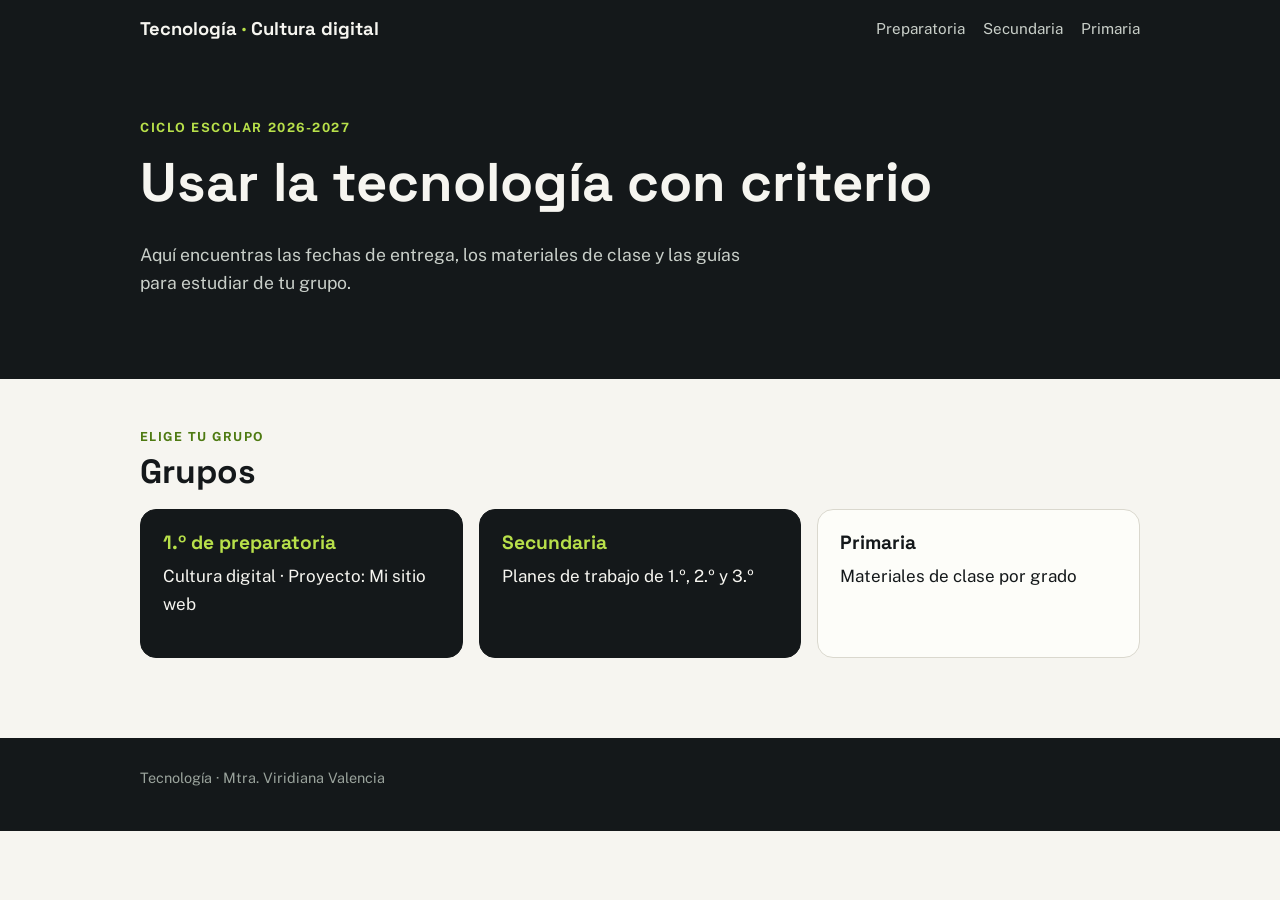
<file: index.html>
<!doctype html>
<html lang="es">
<head>
<meta charset="utf-8">
<meta name="viewport" content="width=device-width, initial-scale=1">
<title>Tecnología · Cultura digital</title>
<meta name="description" content="Materiales, fechas y guías de estudio de las clases de Tecnología y Cultura digital.">
<link rel="preconnect" href="https://fonts.googleapis.com">
<link rel="preconnect" href="https://fonts.gstatic.com" crossorigin>
<link href="https://fonts.googleapis.com/css2?family=Public+Sans:wght@400;600;700&family=Space+Grotesk:wght@500;700&display=swap" rel="stylesheet">
<link rel="stylesheet" href="/assets/estilos.css">
</head>
<body>
<header class="barra">
  <div class="contenedor">
    <a class="marca" href="/">Tecnología <span>·</span> Cultura digital</a>
    <nav class="menu" aria-label="Grupos">
      <a href="/prepa/">Preparatoria</a>
      <a href="/secundaria/">Secundaria</a>
      <a href="/primaria/">Primaria</a>
    </nav>
  </div>
</header>

<main>
  <div class="portada">
    <div class="contenedor">
      <span class="etiqueta">Ciclo escolar 2026-2027</span>
      <h1>Usar la tecnología con criterio</h1>
      <p>Aquí encuentras las fechas de entrega, los materiales de clase y las guías para estudiar de tu grupo.</p>
    </div>
  </div>

  <section class="bloque">
    <div class="contenedor">
      <span class="eyebrow">Elige tu grupo</span>
      <h2>Grupos</h2>
      <div class="rejilla">
        <a class="tarjeta oscura" href="/prepa/">
          <h3>1.º de preparatoria</h3>
          <p>Cultura digital · Proyecto: Mi sitio web</p>
        </a>
        <a class="tarjeta oscura" href="/secundaria/">
          <h3>Secundaria</h3>
          <p>Planes de trabajo de 1.º, 2.º y 3.º</p>
        </a>
        <a class="tarjeta" href="/primaria/">
          <h3>Primaria</h3>
          <p>Materiales de clase por grado</p>
        </a>
      </div>
    </div>
  </section>
</main>

<footer class="pie">
  <div class="contenedor">
    <p>Tecnología · Mtra. Viridiana Valencia</p>
  </div>
</footer>
</body>
</html>
</file>
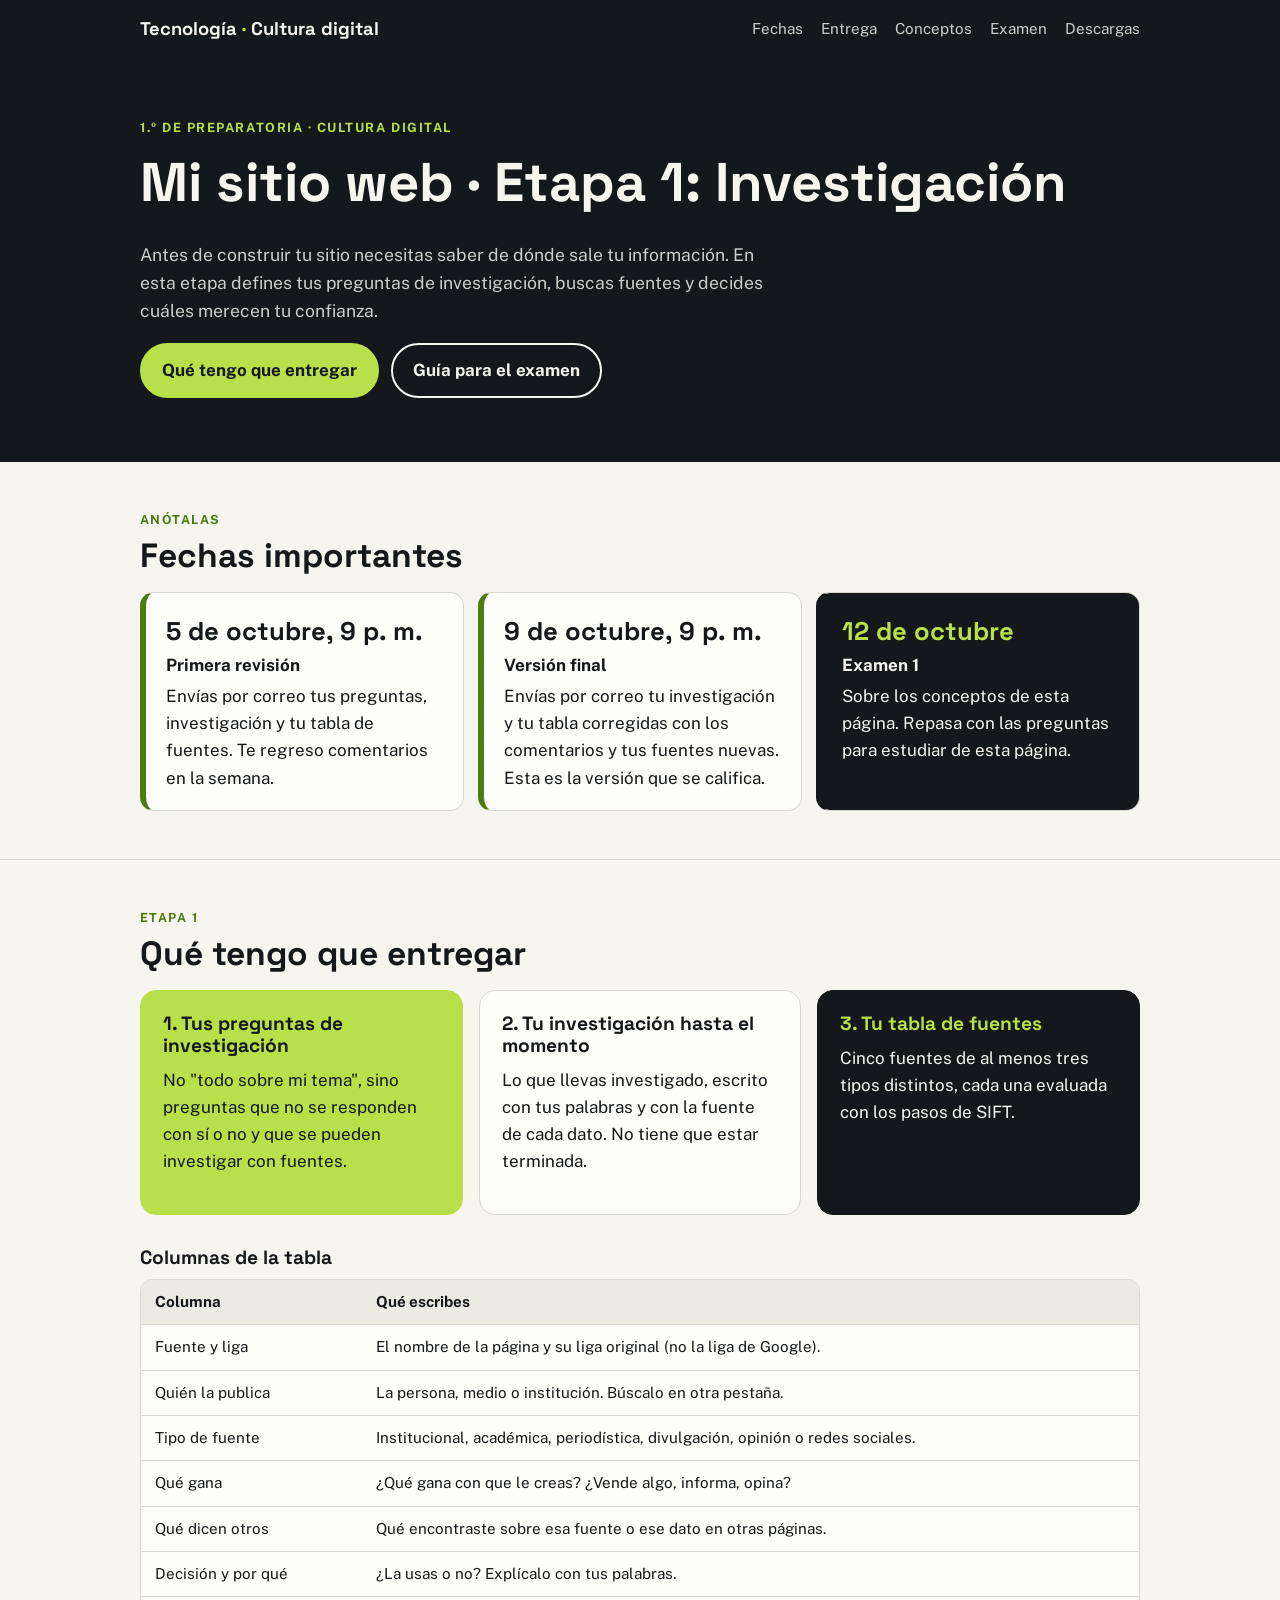
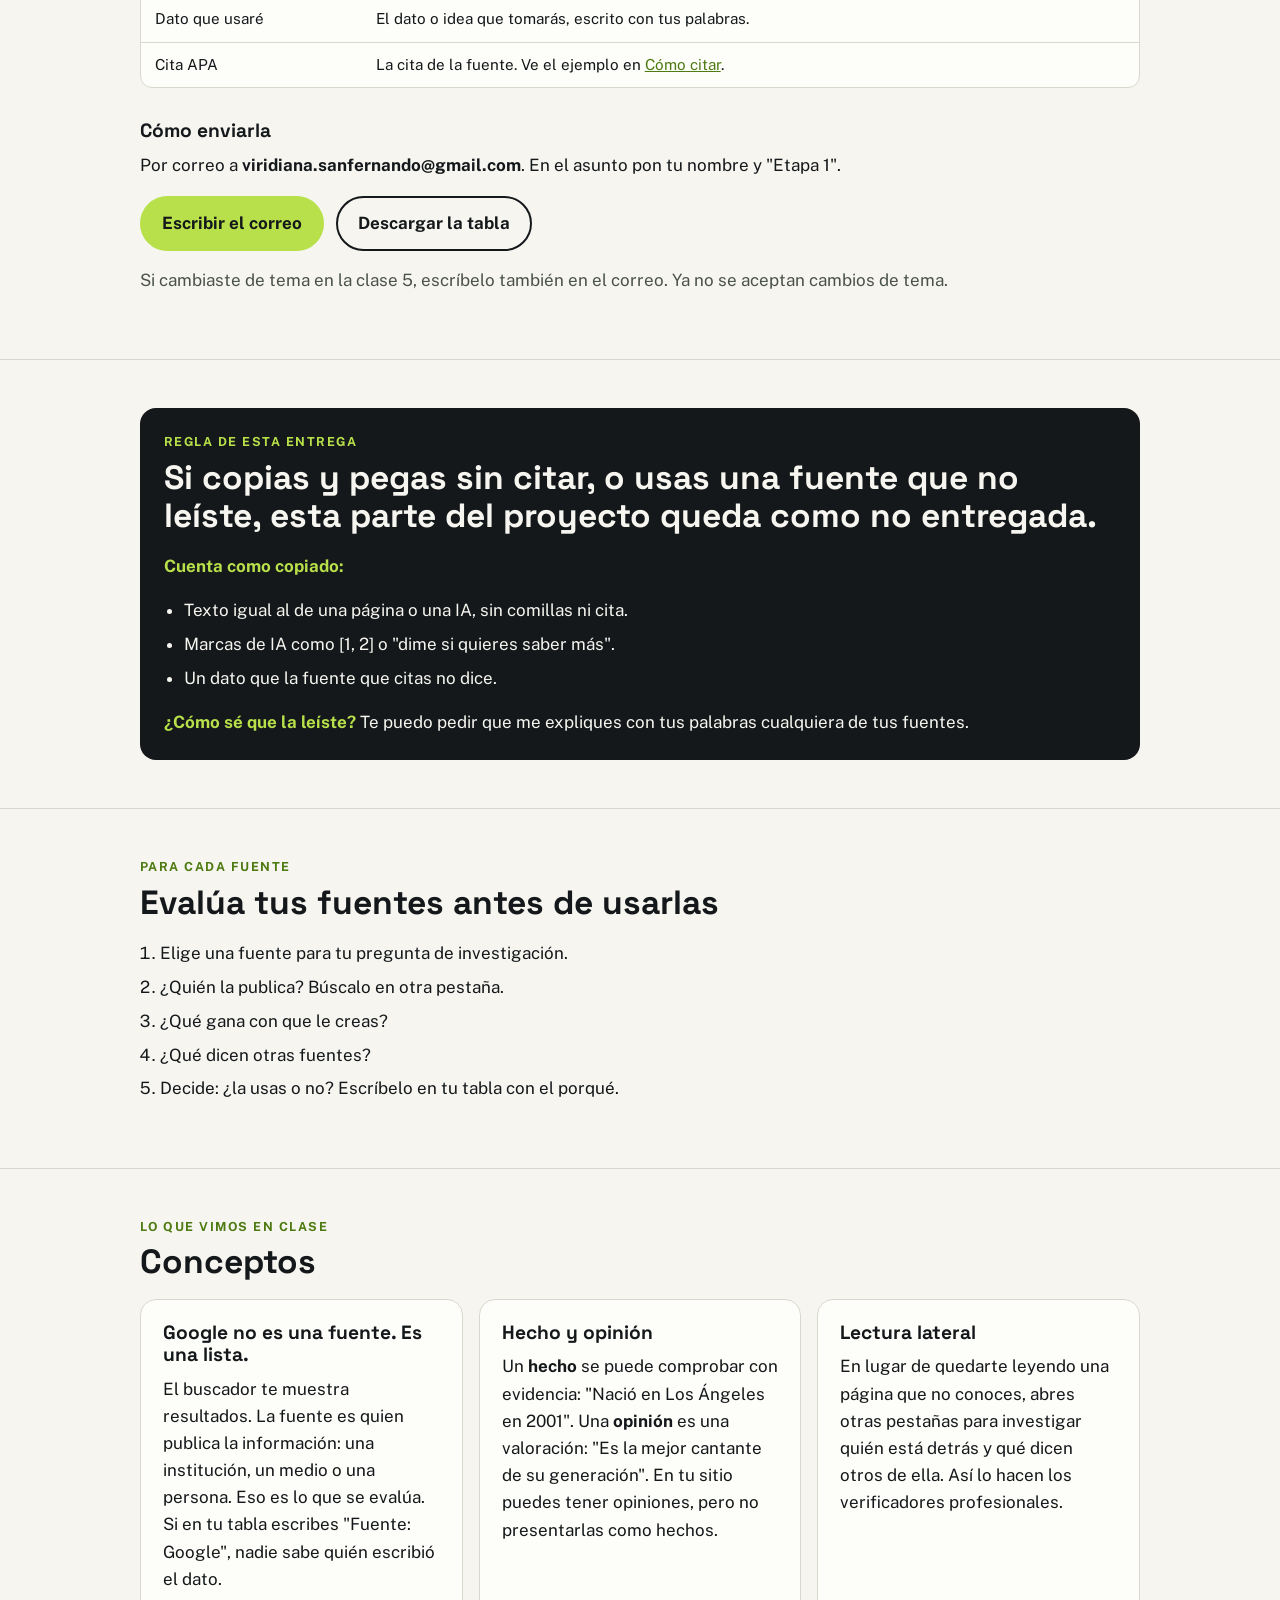
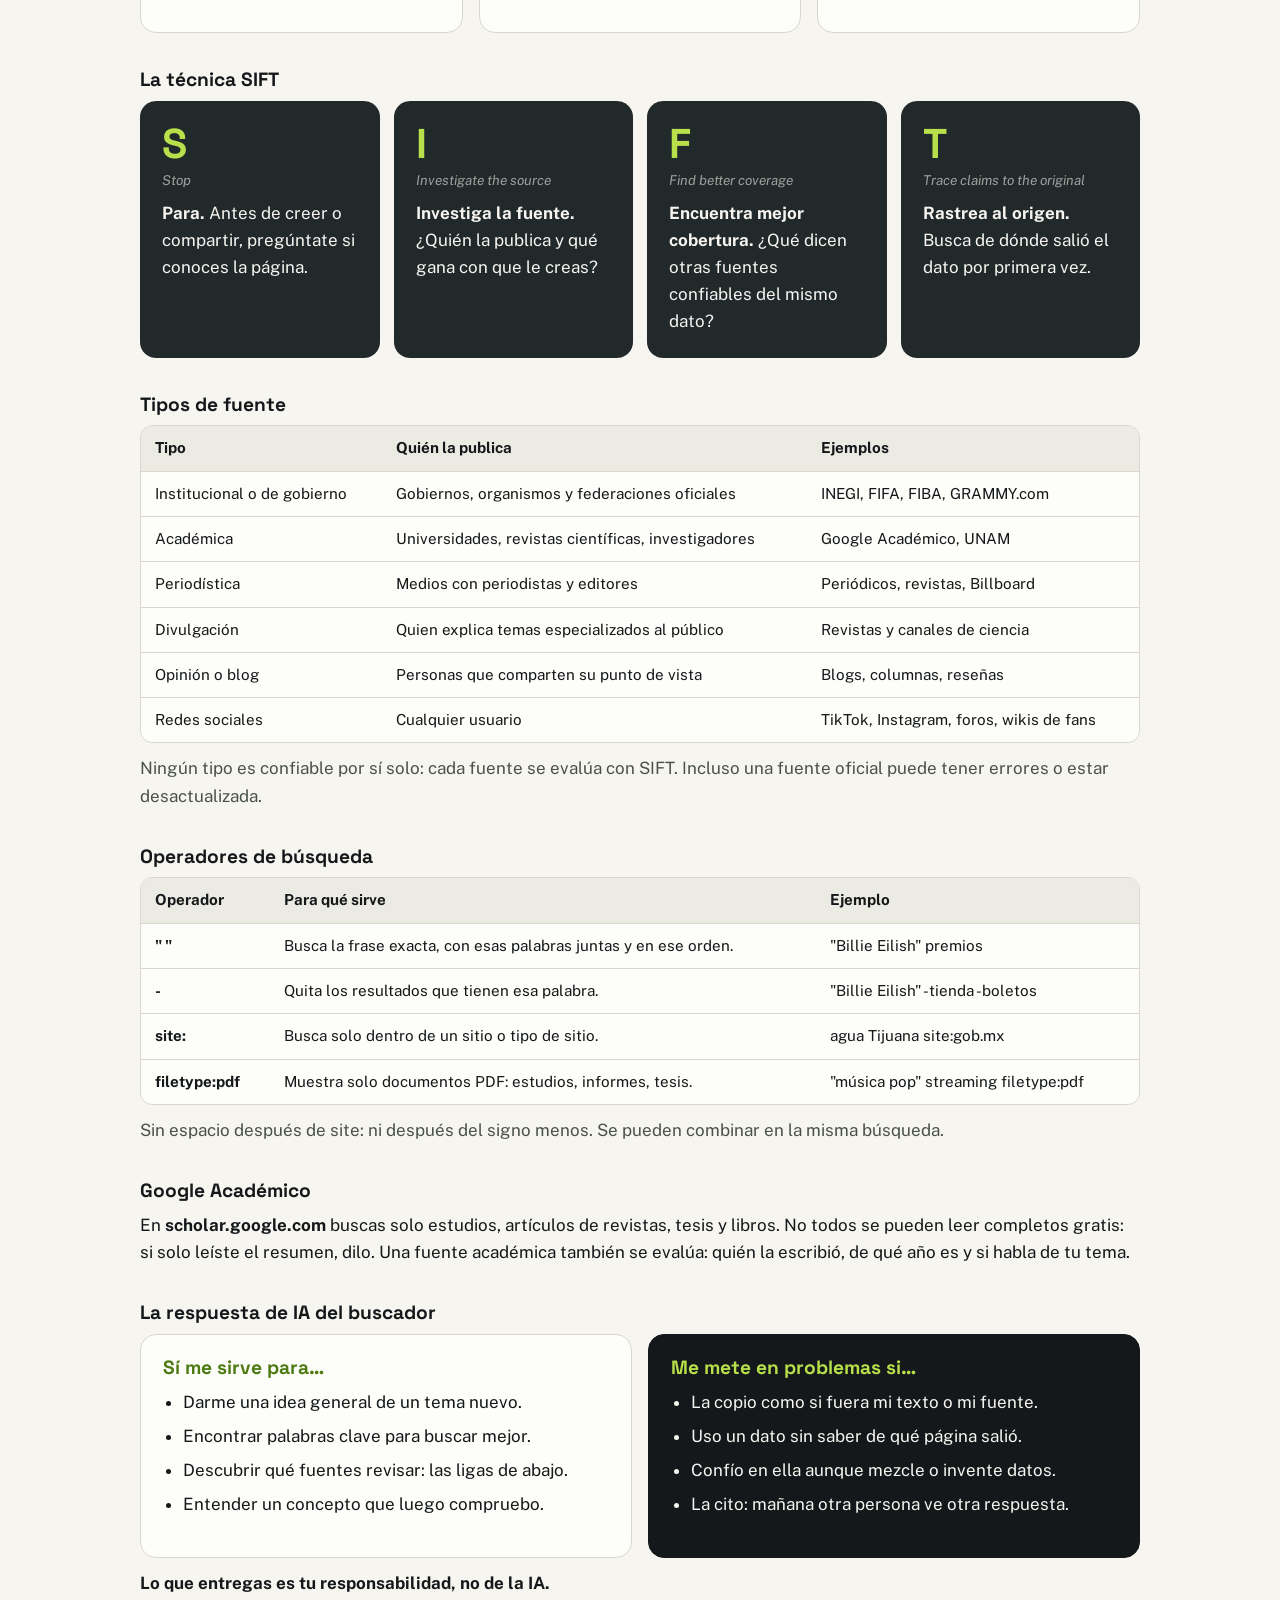
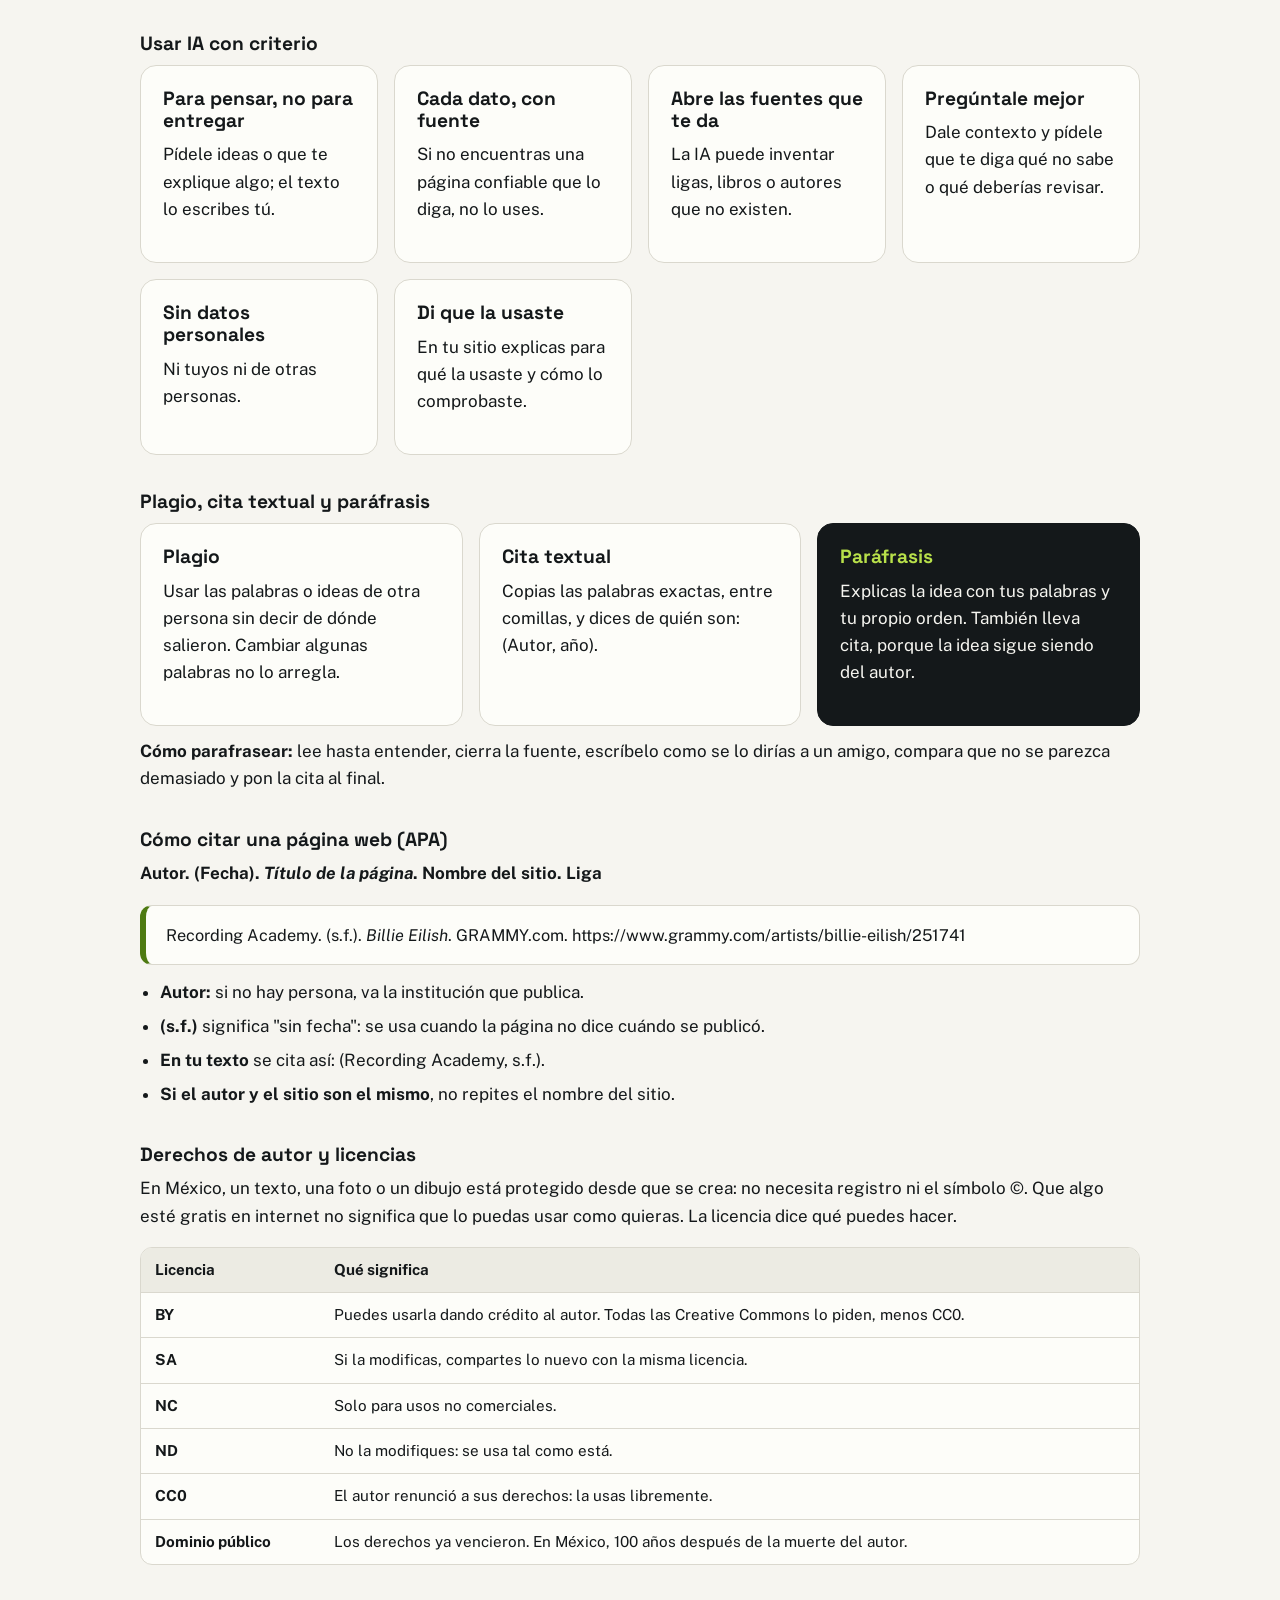
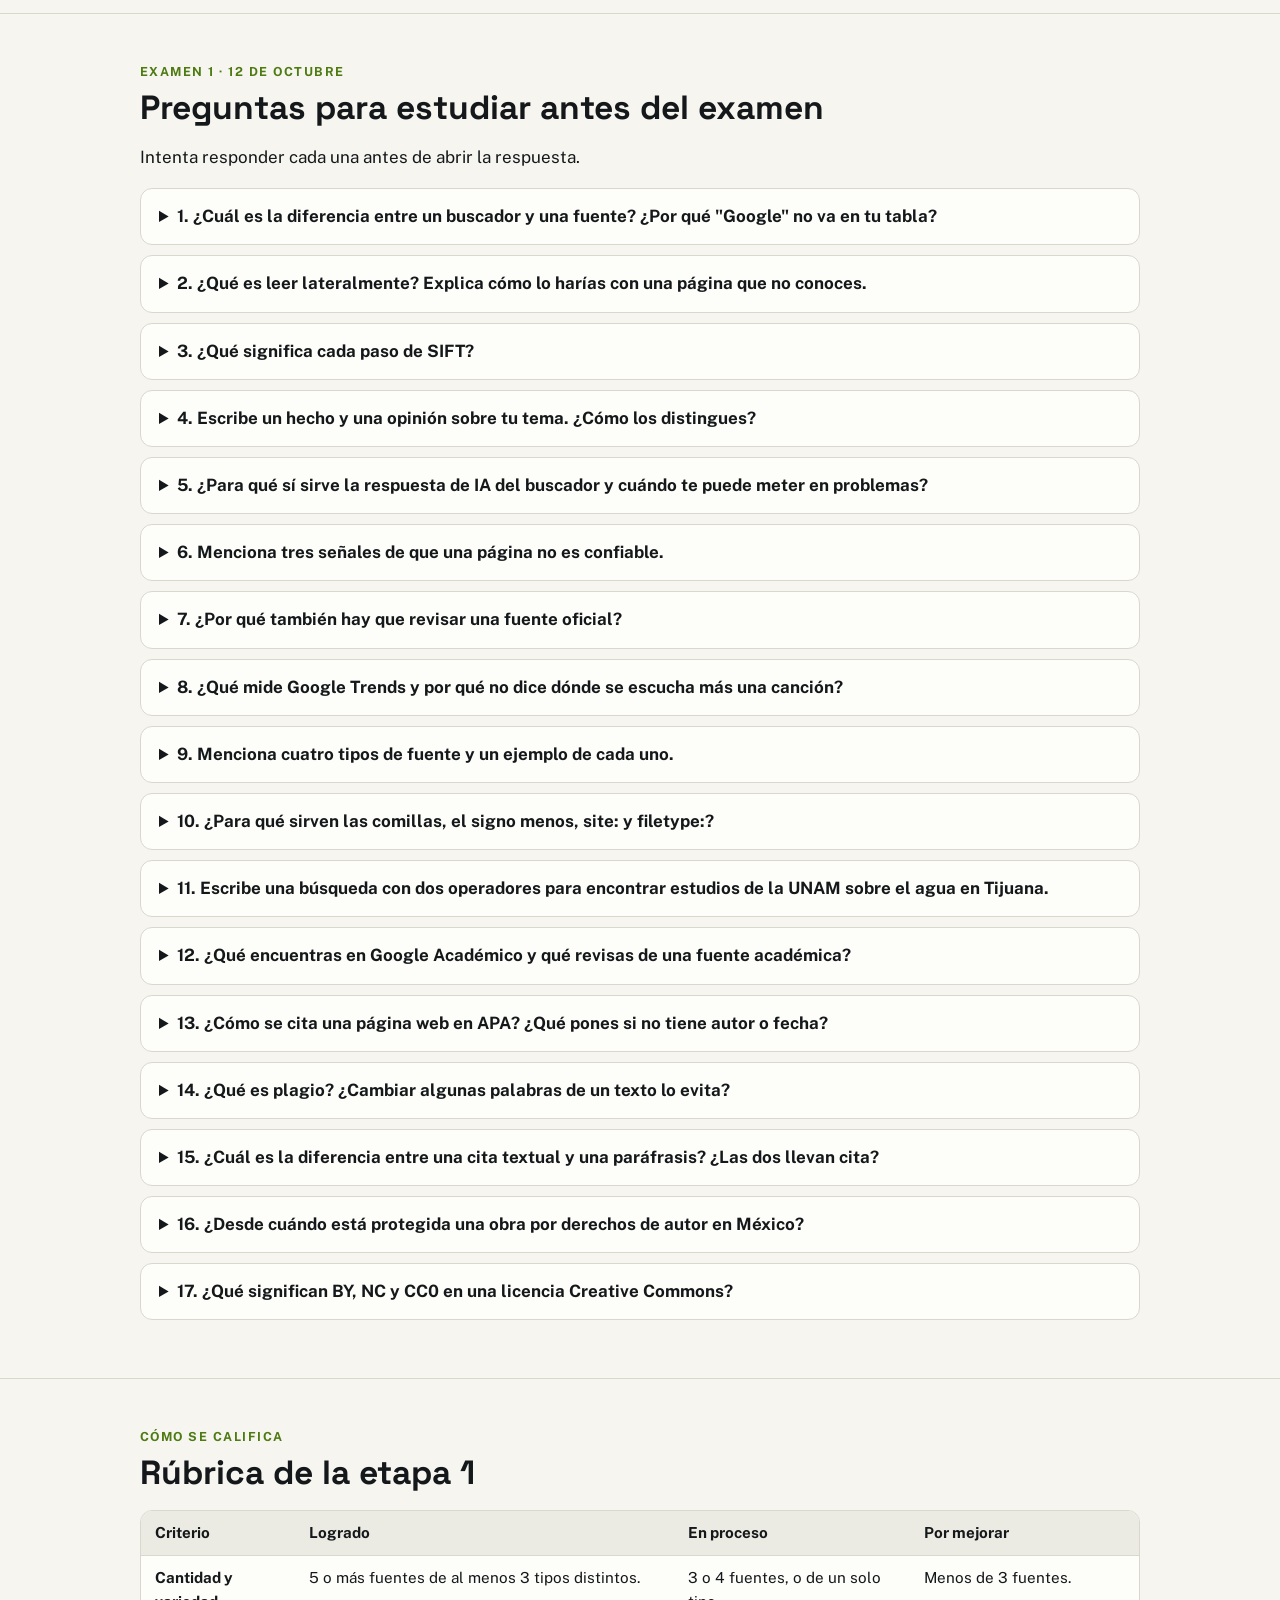
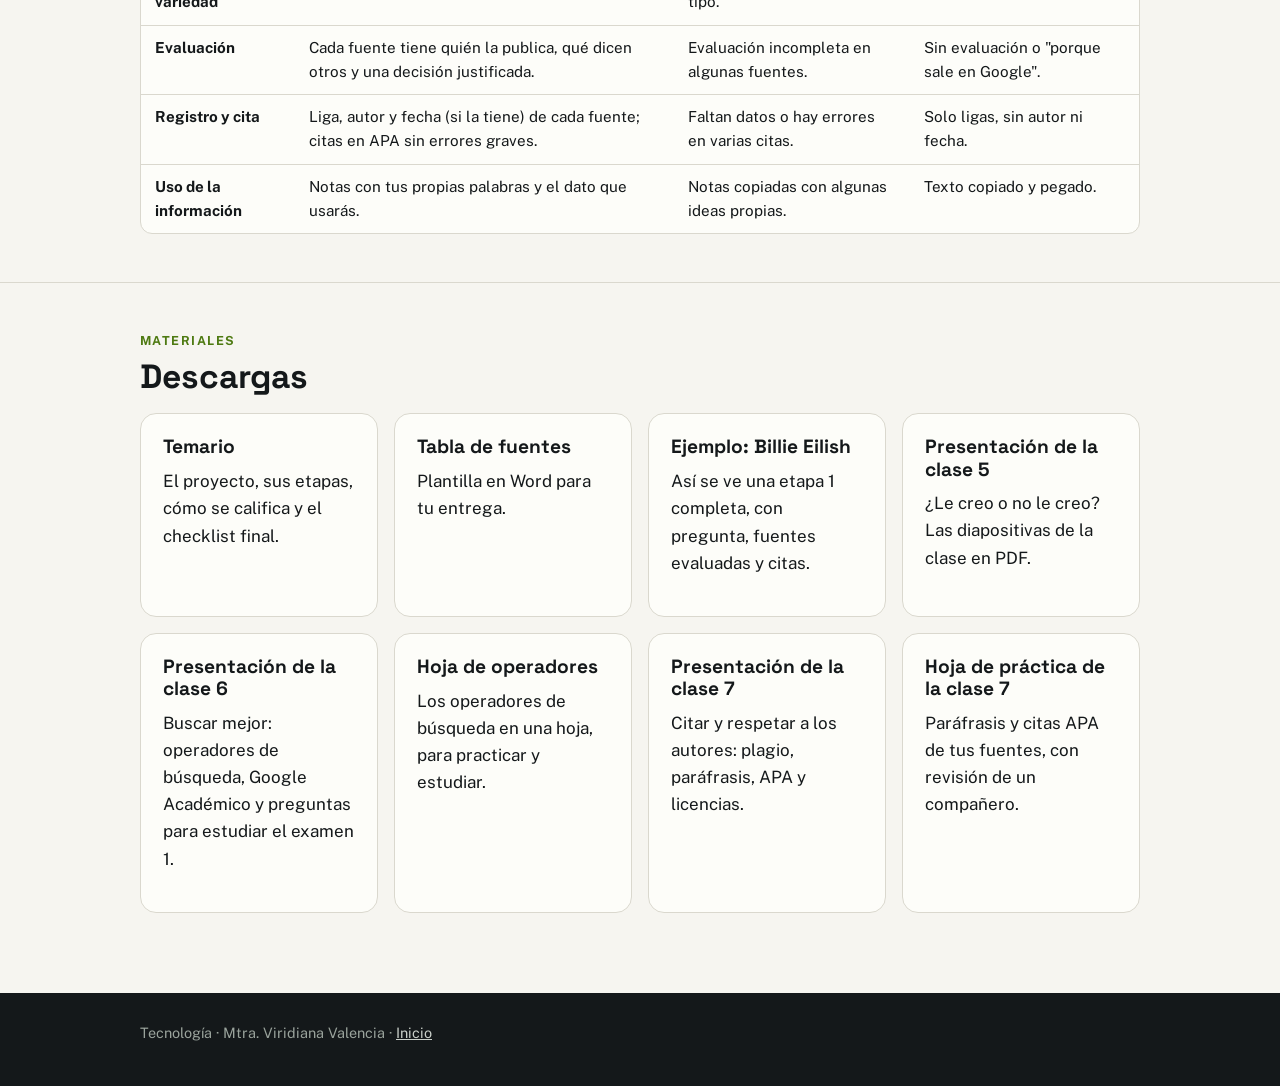
<file: prepa/index.html>
<!doctype html>
<html lang="es">
<head>
<meta charset="utf-8">
<meta name="viewport" content="width=device-width, initial-scale=1">
<title>Cultura digital · 1.º de preparatoria</title>
<meta name="description" content="Fechas, entrega de la etapa 1, conceptos y guía de estudio para el examen 1 de Cultura digital.">
<link rel="preconnect" href="https://fonts.googleapis.com">
<link rel="preconnect" href="https://fonts.gstatic.com" crossorigin>
<link href="https://fonts.googleapis.com/css2?family=Public+Sans:wght@400;600;700&family=Space+Grotesk:wght@500;700&display=swap" rel="stylesheet">
<link rel="stylesheet" href="/assets/estilos.css">
</head>
<body>
<header class="barra">
  <div class="contenedor">
    <a class="marca" href="/">Tecnología <span>·</span> Cultura digital</a>
    <nav class="menu" aria-label="Secciones">
      <a href="#fechas">Fechas</a>
      <a href="#entrega">Entrega</a>
      <a href="#conceptos">Conceptos</a>
      <a href="#estudio">Examen</a>
      <a href="#descargas">Descargas</a>
    </nav>
  </div>
</header>

<main>
  <div class="portada">
    <div class="contenedor">
      <span class="etiqueta">1.º de preparatoria · Cultura digital</span>
      <h1>Mi sitio web · Etapa 1: Investigación</h1>
      <p>Antes de construir tu sitio necesitas saber de dónde sale tu información. En esta etapa defines tus preguntas de investigación, buscas fuentes y decides cuáles merecen tu confianza.</p>
      <div class="botones">
        <a class="boton" href="#entrega">Qué tengo que entregar</a>
        <a class="boton secundario" href="#estudio">Guía para el examen</a>
      </div>
    </div>
  </div>

  <section class="bloque" id="fechas">
    <div class="contenedor">
      <span class="eyebrow">Anótalas</span>
      <h2>Fechas importantes</h2>
      <div class="fechas">
        <div class="fecha">
          <span class="dia">5 de octubre, 9 p. m.</span>
          <span class="que">Primera revisión</span>
          <span>Envías por correo tus preguntas, investigación y tu tabla de fuentes. Te regreso comentarios en la semana.</span>
        </div>
        <div class="fecha">
          <span class="dia">9 de octubre, 9 p. m.</span>
          <span class="que">Versión final</span>
          <span>Envías por correo tu investigación y tu tabla corregidas con los comentarios y tus fuentes nuevas. Esta es la versión que se califica.</span>
        </div>
        <div class="fecha examen">
          <span class="dia">12 de octubre</span>
          <span class="que">Examen 1</span>
          <span>Sobre los conceptos de esta página. Repasa con las preguntas para estudiar de esta página.</span>
        </div>
      </div>
    </div>
  </section>

  <section class="bloque" id="entrega">
    <div class="contenedor">
      <span class="eyebrow">Etapa 1</span>
      <h2>Qué tengo que entregar</h2>
      <div class="rejilla">
        <div class="tarjeta acento">
          <h3>1. Tus preguntas de investigación</h3>
          <p>No "todo sobre mi tema", sino preguntas que no se responden con sí o no y que se pueden investigar con fuentes.</p>
        </div>
        <div class="tarjeta">
          <h3>2. Tu investigación hasta el momento</h3>
          <p>Lo que llevas investigado, escrito con tus palabras y con la fuente de cada dato. No tiene que estar terminada.</p>
        </div>
        <div class="tarjeta oscura">
          <h3>3. Tu tabla de fuentes</h3>
          <p>Cinco fuentes de al menos tres tipos distintos, cada una evaluada con los pasos de SIFT.</p>
        </div>
      </div>

      <h3 style="margin-top:32px">Columnas de la tabla</h3>
      <div class="tabla-scroll">
        <table>
          <thead><tr><th>Columna</th><th>Qué escribes</th></tr></thead>
          <tbody>
            <tr><td>Fuente y liga</td><td>El nombre de la página y su liga original (no la liga de Google).</td></tr>
            <tr><td>Quién la publica</td><td>La persona, medio o institución. Búscalo en otra pestaña.</td></tr>
            <tr><td>Tipo de fuente</td><td>Institucional, académica, periodística, divulgación, opinión o redes sociales.</td></tr>
            <tr><td>Qué gana</td><td>¿Qué gana con que le creas? ¿Vende algo, informa, opina?</td></tr>
            <tr><td>Qué dicen otros</td><td>Qué encontraste sobre esa fuente o ese dato en otras páginas.</td></tr>
            <tr><td>Decisión y por qué</td><td>¿La usas o no? Explícalo con tus palabras.</td></tr>
            <tr><td>Dato que usaré</td><td>El dato o idea que tomarás, escrito con tus palabras.</td></tr>
            <tr><td>Cita APA</td><td>La cita de la fuente. Ve el ejemplo en <a href="#citar">Cómo citar</a>.</td></tr>
          </tbody>
        </table>
      </div>

      <h3 style="margin-top:32px">Cómo enviarla</h3>
      <p>Por correo a <strong>viridiana.sanfernando@gmail.com</strong>. En el asunto pon tu nombre y "Etapa 1".</p>
      <div class="botones">
        <a class="boton" href="mailto:viridiana.sanfernando@gmail.com?subject=Nombre%20-%20Etapa%201">Escribir el correo</a>
        <a class="boton secundario" href="/descargas/Tabla_de_fuentes.docx" download>Descargar la tabla</a>
      </div>
      <p style="margin-top:16px;color:var(--suave)">Si cambiaste de tema en la clase 5, escríbelo también en el correo. Ya no se aceptan cambios de tema.</p>
    </div>
  </section>

  <section class="bloque" id="regla">
    <div class="contenedor">
      <div class="aviso">
        <span class="eyebrow" style="color:var(--acento)">Regla de esta entrega</span>
        <h2>Si copias y pegas sin citar, o usas una fuente que no leíste, esta parte del proyecto queda como no entregada.</h2>
        <p><strong>Cuenta como copiado:</strong></p>
        <ul class="lista">
          <li>Texto igual al de una página o una IA, sin comillas ni cita.</li>
          <li>Marcas de IA como [1, 2] o "dime si quieres saber más".</li>
          <li>Un dato que la fuente que citas no dice.</li>
        </ul>
        <p style="margin:0"><strong>¿Cómo sé que la leíste?</strong> Te puedo pedir que me expliques con tus palabras cualquiera de tus fuentes.</p>
      </div>
    </div>
  </section>

  <section class="bloque" id="pasos">
    <div class="contenedor">
      <span class="eyebrow">Para cada fuente</span>
      <h2>Evalúa tus fuentes antes de usarlas</h2>
      <ol class="lista">
        <li>Elige una fuente para tu pregunta de investigación.</li>
        <li>¿Quién la publica? Búscalo en otra pestaña.</li>
        <li>¿Qué gana con que le creas?</li>
        <li>¿Qué dicen otras fuentes?</li>
        <li>Decide: ¿la usas o no? Escríbelo en tu tabla con el porqué.</li>
      </ol>
    </div>
  </section>

  <section class="bloque" id="conceptos">
    <div class="contenedor">
      <span class="eyebrow">Lo que vimos en clase</span>
      <h2>Conceptos</h2>

      <div class="rejilla">
        <div class="tarjeta">
          <h3>Google no es una fuente. Es una lista.</h3>
          <p>El buscador te muestra resultados. La fuente es quien publica la información: una institución, un medio o una persona. Eso es lo que se evalúa. Si en tu tabla escribes "Fuente: Google", nadie sabe quién escribió el dato.</p>
        </div>
        <div class="tarjeta">
          <h3>Hecho y opinión</h3>
          <p>Un <strong>hecho</strong> se puede comprobar con evidencia: "Nació en Los Ángeles en 2001". Una <strong>opinión</strong> es una valoración: "Es la mejor cantante de su generación". En tu sitio puedes tener opiniones, pero no presentarlas como hechos.</p>
        </div>
        <div class="tarjeta">
          <h3>Lectura lateral</h3>
          <p>En lugar de quedarte leyendo una página que no conoces, abres otras pestañas para investigar quién está detrás y qué dicen otros de ella. Así lo hacen los verificadores profesionales.</p>
        </div>
      </div>

      <h3 style="margin-top:36px">La técnica SIFT</h3>
      <div class="sift">
        <div class="tarjeta"><span class="letra">S</span><span class="ingles">Stop</span><strong>Para.</strong> Antes de creer o compartir, pregúntate si conoces la página.</div>
        <div class="tarjeta"><span class="letra">I</span><span class="ingles">Investigate the source</span><strong>Investiga la fuente.</strong> ¿Quién la publica y qué gana con que le creas?</div>
        <div class="tarjeta"><span class="letra">F</span><span class="ingles">Find better coverage</span><strong>Encuentra mejor cobertura.</strong> ¿Qué dicen otras fuentes confiables del mismo dato?</div>
        <div class="tarjeta"><span class="letra">T</span><span class="ingles">Trace claims to the original</span><strong>Rastrea al origen.</strong> Busca de dónde salió el dato por primera vez.</div>
      </div>

      <h3 style="margin-top:36px">Tipos de fuente</h3>
      <div class="tabla-scroll">
        <table>
          <thead><tr><th>Tipo</th><th>Quién la publica</th><th>Ejemplos</th></tr></thead>
          <tbody>
            <tr><td>Institucional o de gobierno</td><td>Gobiernos, organismos y federaciones oficiales</td><td>INEGI, FIFA, FIBA, GRAMMY.com</td></tr>
            <tr><td>Académica</td><td>Universidades, revistas científicas, investigadores</td><td>Google Académico, UNAM</td></tr>
            <tr><td>Periodística</td><td>Medios con periodistas y editores</td><td>Periódicos, revistas, Billboard</td></tr>
            <tr><td>Divulgación</td><td>Quien explica temas especializados al público</td><td>Revistas y canales de ciencia</td></tr>
            <tr><td>Opinión o blog</td><td>Personas que comparten su punto de vista</td><td>Blogs, columnas, reseñas</td></tr>
            <tr><td>Redes sociales</td><td>Cualquier usuario</td><td>TikTok, Instagram, foros, wikis de fans</td></tr>
          </tbody>
        </table>
      </div>
      <p style="margin-top:12px;color:var(--suave)">Ningún tipo es confiable por sí solo: cada fuente se evalúa con SIFT. Incluso una fuente oficial puede tener errores o estar desactualizada.</p>

      <h3 style="margin-top:36px">Operadores de búsqueda</h3>
      <div class="tabla-scroll">
        <table>
          <thead><tr><th>Operador</th><th>Para qué sirve</th><th>Ejemplo</th></tr></thead>
          <tbody>
            <tr><td><strong>" "</strong></td><td>Busca la frase exacta, con esas palabras juntas y en ese orden.</td><td>"Billie Eilish" premios</td></tr>
            <tr><td><strong>-</strong></td><td>Quita los resultados que tienen esa palabra.</td><td>"Billie Eilish" -tienda -boletos</td></tr>
            <tr><td><strong>site:</strong></td><td>Busca solo dentro de un sitio o tipo de sitio.</td><td>agua Tijuana site:gob.mx</td></tr>
            <tr><td><strong>filetype:pdf</strong></td><td>Muestra solo documentos PDF: estudios, informes, tesis.</td><td>"música pop" streaming filetype:pdf</td></tr>
          </tbody>
        </table>
      </div>
      <p style="margin-top:12px;color:var(--suave)">Sin espacio después de site: ni después del signo menos. Se pueden combinar en la misma búsqueda.</p>

      <h3 style="margin-top:36px">Google Académico</h3>
      <p>En <strong>scholar.google.com</strong> buscas solo estudios, artículos de revistas, tesis y libros. No todos se pueden leer completos gratis: si solo leíste el resumen, dilo. Una fuente académica también se evalúa: quién la escribió, de qué año es y si habla de tu tema.</p>

      <h3 style="margin-top:36px">La respuesta de IA del buscador</h3>
      <div class="rejilla">
        <div class="tarjeta">
          <h3 style="color:var(--acento-oscuro)">Sí me sirve para…</h3>
          <ul class="lista">
            <li>Darme una idea general de un tema nuevo.</li>
            <li>Encontrar palabras clave para buscar mejor.</li>
            <li>Descubrir qué fuentes revisar: las ligas de abajo.</li>
            <li>Entender un concepto que luego compruebo.</li>
          </ul>
        </div>
        <div class="tarjeta oscura">
          <h3>Me mete en problemas si…</h3>
          <ul class="lista">
            <li>La copio como si fuera mi texto o mi fuente.</li>
            <li>Uso un dato sin saber de qué página salió.</li>
            <li>Confío en ella aunque mezcle o invente datos.</li>
            <li>La cito: mañana otra persona ve otra respuesta.</li>
          </ul>
        </div>
      </div>
      <p style="margin-top:12px"><strong>Lo que entregas es tu responsabilidad, no de la IA.</strong></p>

      <h3 style="margin-top:36px">Usar IA con criterio</h3>
      <div class="rejilla">
        <div class="tarjeta"><h3>Para pensar, no para entregar</h3><p>Pídele ideas o que te explique algo; el texto lo escribes tú.</p></div>
        <div class="tarjeta"><h3>Cada dato, con fuente</h3><p>Si no encuentras una página confiable que lo diga, no lo uses.</p></div>
        <div class="tarjeta"><h3>Abre las fuentes que te da</h3><p>La IA puede inventar ligas, libros o autores que no existen.</p></div>
        <div class="tarjeta"><h3>Pregúntale mejor</h3><p>Dale contexto y pídele que te diga qué no sabe o qué deberías revisar.</p></div>
        <div class="tarjeta"><h3>Sin datos personales</h3><p>Ni tuyos ni de otras personas.</p></div>
        <div class="tarjeta"><h3>Di que la usaste</h3><p>En tu sitio explicas para qué la usaste y cómo lo comprobaste.</p></div>
      </div>

      <h3 style="margin-top:36px">Plagio, cita textual y paráfrasis</h3>
      <div class="rejilla">
        <div class="tarjeta"><h3>Plagio</h3><p>Usar las palabras o ideas de otra persona sin decir de dónde salieron. Cambiar algunas palabras no lo arregla.</p></div>
        <div class="tarjeta"><h3>Cita textual</h3><p>Copias las palabras exactas, entre comillas, y dices de quién son: (Autor, año).</p></div>
        <div class="tarjeta oscura"><h3>Paráfrasis</h3><p>Explicas la idea con tus palabras y tu propio orden. También lleva cita, porque la idea sigue siendo del autor.</p></div>
      </div>
      <p style="margin-top:12px"><strong>Cómo parafrasear:</strong> lee hasta entender, cierra la fuente, escríbelo como se lo dirías a un amigo, compara que no se parezca demasiado y pon la cita al final.</p>

      <h3 style="margin-top:36px" id="citar">Cómo citar una página web (APA)</h3>
      <p><strong>Autor. (Fecha). <em>Título de la página</em>. Nombre del sitio. Liga</strong></p>
      <div class="cita">Recording Academy. (s.f.). <em>Billie Eilish</em>. GRAMMY.com. https://www.grammy.com/artists/billie-eilish/251741</div>
      <ul class="lista" style="margin-top:14px">
        <li><strong>Autor:</strong> si no hay persona, va la institución que publica.</li>
        <li><strong>(s.f.)</strong> significa "sin fecha": se usa cuando la página no dice cuándo se publicó.</li>
        <li><strong>En tu texto</strong> se cita así: (Recording Academy, s.f.).</li>
        <li><strong>Si el autor y el sitio son el mismo</strong>, no repites el nombre del sitio.</li>
      </ul>

      <h3 style="margin-top:36px">Derechos de autor y licencias</h3>
      <p>En México, un texto, una foto o un dibujo está protegido desde que se crea: no necesita registro ni el símbolo ©. Que algo esté gratis en internet no significa que lo puedas usar como quieras. La licencia dice qué puedes hacer.</p>
      <div class="tabla-scroll">
        <table>
          <thead><tr><th>Licencia</th><th>Qué significa</th></tr></thead>
          <tbody>
            <tr><td><strong>BY</strong></td><td>Puedes usarla dando crédito al autor. Todas las Creative Commons lo piden, menos CC0.</td></tr>
            <tr><td><strong>SA</strong></td><td>Si la modificas, compartes lo nuevo con la misma licencia.</td></tr>
            <tr><td><strong>NC</strong></td><td>Solo para usos no comerciales.</td></tr>
            <tr><td><strong>ND</strong></td><td>No la modifiques: se usa tal como está.</td></tr>
            <tr><td><strong>CC0</strong></td><td>El autor renunció a sus derechos: la usas libremente.</td></tr>
            <tr><td><strong>Dominio público</strong></td><td>Los derechos ya vencieron. En México, 100 años después de la muerte del autor.</td></tr>
          </tbody>
        </table>
      </div>
    </div>
  </section>

  <section class="bloque" id="estudio">
    <div class="contenedor">
      <span class="eyebrow">Examen 1 · 12 de octubre</span>
      <h2>Preguntas para estudiar antes del examen</h2>
      <p>Intenta responder cada una antes de abrir la respuesta.</p>
      <details><summary>1. ¿Cuál es la diferencia entre un buscador y una fuente? ¿Por qué "Google" no va en tu tabla?</summary><p>El buscador muestra una lista de resultados; la fuente es quien publica la información. "Google" no escribió el dato, por eso no se puede evaluar ni citar como fuente.</p></details>
      <details><summary>2. ¿Qué es leer lateralmente? Explica cómo lo harías con una página que no conoces.</summary><p>Es salir de la página y abrir otras pestañas para investigar quién está detrás y qué dicen otros de ella, en lugar de quedarte leyendo solo esa página.</p></details>
      <details><summary>3. ¿Qué significa cada paso de SIFT?</summary><p>Para (Stop), Investiga la fuente (Investigate the source), Encuentra mejor cobertura (Find better coverage) y Rastrea al origen (Trace claims to the original).</p></details>
      <details><summary>4. Escribe un hecho y una opinión sobre tu tema. ¿Cómo los distingues?</summary><p>Un hecho se puede comprobar con evidencia; una opinión es una valoración personal. Pregúntate: ¿esto se puede demostrar con una fuente?</p></details>
      <details><summary>5. ¿Para qué sí sirve la respuesta de IA del buscador y cuándo te puede meter en problemas?</summary><p>Sirve para orientarte y encontrar fuentes que luego revisas. Te mete en problemas si la copias, usas un dato sin saber de dónde salió o la citas como fuente.</p></details>
      <details><summary>6. Menciona tres señales de que una página no es confiable.</summary><p>No tiene autor, el dominio no tiene relación con el tema, vende algo, no cita fuentes, tiene texto de relleno.</p></details>
      <details><summary>7. ¿Por qué también hay que revisar una fuente oficial?</summary><p>Porque también puede tener errores o estar desactualizada. Por eso se compara con otras fuentes.</p></details>
      <details><summary>8. ¿Qué mide Google Trends y por qué no dice dónde se escucha más una canción?</summary><p>Mide cuánto se busca algo en Google, no cuántas veces se escucha. Para escuchas se necesitan datos de plataformas como Spotify Charts.</p></details>
      <details><summary>9. Menciona cuatro tipos de fuente y un ejemplo de cada uno.</summary><p>Institucional o de gobierno (INEGI), académica (un artículo de Google Académico), periodística (un periódico o Billboard), divulgación (un canal de ciencia), opinión o blog (una reseña) y redes sociales (TikTok).</p></details>
      <details><summary>10. ¿Para qué sirven las comillas, el signo menos, site: y filetype:?</summary><p>Comillas: frase exacta. Signo menos: quitar resultados con esa palabra. site: buscar solo en un sitio o tipo de sitio. filetype:pdf: solo documentos PDF.</p></details>
      <details><summary>11. Escribe una búsqueda con dos operadores para encontrar estudios de la UNAM sobre el agua en Tijuana.</summary><p>Por ejemplo: agua Tijuana site:unam.mx filetype:pdf. Cualquier búsqueda con dos operadores bien escritos y palabras clave del tema es correcta.</p></details>
      <details><summary>12. ¿Qué encuentras en Google Académico y qué revisas de una fuente académica?</summary><p>Estudios, artículos de revistas, tesis y libros. Revisas quién la escribió, de qué año es y si de verdad habla de tu tema. Si solo leíste el resumen, lo dices.</p></details>
      <details><summary>13. ¿Cómo se cita una página web en APA? ¿Qué pones si no tiene autor o fecha?</summary><p>Autor. (Fecha). Título de la página. Nombre del sitio. Liga. Si no hay persona, el autor es la institución que publica. Si no hay fecha, se escribe (s.f.).</p></details>
      <details><summary>14. ¿Qué es plagio? ¿Cambiar algunas palabras de un texto lo evita?</summary><p>Plagio es usar palabras o ideas de otra persona sin decir de dónde salieron. Cambiar algunas palabras no lo evita: si sigue el mismo orden y no lleva cita, sigue siendo plagio.</p></details>
      <details><summary>15. ¿Cuál es la diferencia entre una cita textual y una paráfrasis? ¿Las dos llevan cita?</summary><p>La cita textual copia las palabras exactas entre comillas; la paráfrasis explica la idea con tus palabras y tu propio orden. Las dos llevan (Autor, año).</p></details>
      <details><summary>16. ¿Desde cuándo está protegida una obra por derechos de autor en México?</summary><p>Desde que se crea. No necesita registro ni el símbolo ©.</p></details>
      <details><summary>17. ¿Qué significan BY, NC y CC0 en una licencia Creative Commons?</summary><p>BY: puedes usarla dando crédito al autor. NC: solo para usos no comerciales. CC0: el autor renunció a sus derechos y la puedes usar libremente.</p></details>
    </div>
  </section>

  <section class="bloque" id="rubrica">
    <div class="contenedor">
      <span class="eyebrow">Cómo se califica</span>
      <h2>Rúbrica de la etapa 1</h2>
      <div class="tabla-scroll">
        <table>
          <thead><tr><th>Criterio</th><th>Logrado</th><th>En proceso</th><th>Por mejorar</th></tr></thead>
          <tbody>
            <tr><td><strong>Cantidad y variedad</strong></td><td>5 o más fuentes de al menos 3 tipos distintos.</td><td>3 o 4 fuentes, o de un solo tipo.</td><td>Menos de 3 fuentes.</td></tr>
            <tr><td><strong>Evaluación</strong></td><td>Cada fuente tiene quién la publica, qué dicen otros y una decisión justificada.</td><td>Evaluación incompleta en algunas fuentes.</td><td>Sin evaluación o "porque sale en Google".</td></tr>
            <tr><td><strong>Registro y cita</strong></td><td>Liga, autor y fecha (si la tiene) de cada fuente; citas en APA sin errores graves.</td><td>Faltan datos o hay errores en varias citas.</td><td>Solo ligas, sin autor ni fecha.</td></tr>
            <tr><td><strong>Uso de la información</strong></td><td>Notas con tus propias palabras y el dato que usarás.</td><td>Notas copiadas con algunas ideas propias.</td><td>Texto copiado y pegado.</td></tr>
          </tbody>
        </table>
      </div>
    </div>
  </section>

  <section class="bloque" id="descargas">
    <div class="contenedor">
      <span class="eyebrow">Materiales</span>
      <h2>Descargas</h2>
      <div class="rejilla">
        <a class="tarjeta" href="/descargas/Cultura_Digital_Temario.pdf" target="_blank" rel="noopener">
          <h3>Temario</h3>
          <p>El proyecto, sus etapas, cómo se califica y el checklist final.</p>
        </a>
        <a class="tarjeta" href="/descargas/Tabla_de_fuentes.docx" download>
          <h3>Tabla de fuentes</h3>
          <p>Plantilla en Word para tu entrega.</p>
        </a>
        <a class="tarjeta" href="/descargas/Ejemplo_Etapa1_Billie_Eilish.docx" download>
          <h3>Ejemplo: Billie Eilish</h3>
          <p>Así se ve una etapa 1 completa, con pregunta, fuentes evaluadas y citas.</p>
        </a>
        <a class="tarjeta" href="/descargas/Presentacion_Clase5_Cultura_Digital.pdf" target="_blank" rel="noopener">
          <h3>Presentación de la clase 5</h3>
          <p>¿Le creo o no le creo? Las diapositivas de la clase en PDF.</p>
        </a>
        <a class="tarjeta" href="/descargas/Presentacion_Clase6_Cultura_Digital.pdf" target="_blank" rel="noopener">
          <h3>Presentación de la clase 6</h3>
          <p>Buscar mejor: operadores de búsqueda, Google Académico y preguntas para estudiar el examen 1.</p>
        </a>
        <a class="tarjeta" href="/descargas/Hoja_de_operadores.pdf" target="_blank" rel="noopener">
          <h3>Hoja de operadores</h3>
          <p>Los operadores de búsqueda en una hoja, para practicar y estudiar.</p>
        </a>
        <a class="tarjeta" href="/descargas/Presentacion_Clase7_Cultura_Digital.pdf" target="_blank" rel="noopener">
          <h3>Presentación de la clase 7</h3>
          <p>Citar y respetar a los autores: plagio, paráfrasis, APA y licencias.</p>
        </a>
        <a class="tarjeta" href="/descargas/Hoja_practica_Clase7.pdf" target="_blank" rel="noopener">
          <h3>Hoja de práctica de la clase 7</h3>
          <p>Paráfrasis y citas APA de tus fuentes, con revisión de un compañero.</p>
        </a>
      </div>
    </div>
  </section>
</main>

<footer class="pie">
  <div class="contenedor">
    <p>Tecnología · Mtra. Viridiana Valencia · <a href="/">Inicio</a></p>
  </div>
</footer>
</body>
</html>
</file>
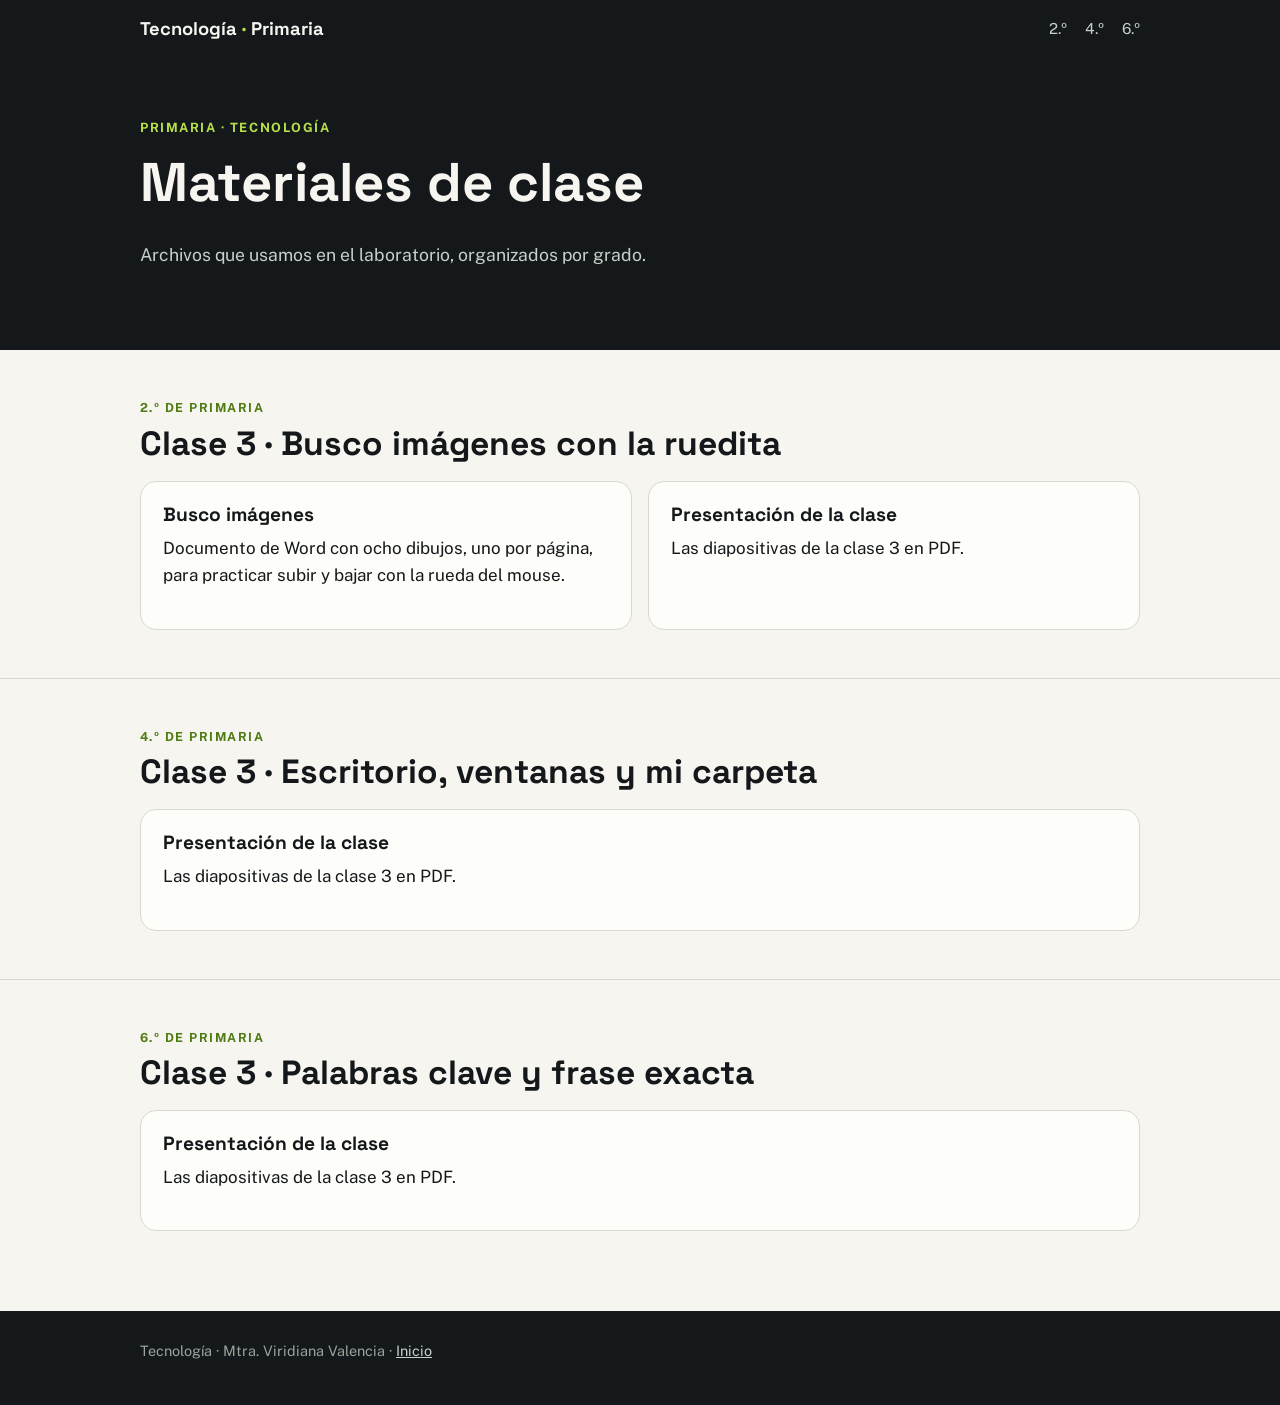
<file: primaria/index.html>
<!doctype html>
<html lang="es">
<head>
<meta charset="utf-8">
<meta name="viewport" content="width=device-width, initial-scale=1">
<title>Tecnología · Primaria</title>
<meta name="description" content="Materiales de clase de Tecnología para primaria.">
<link rel="preconnect" href="https://fonts.googleapis.com">
<link rel="preconnect" href="https://fonts.gstatic.com" crossorigin>
<link href="https://fonts.googleapis.com/css2?family=Public+Sans:wght@400;600;700&family=Space+Grotesk:wght@500;700&display=swap" rel="stylesheet">
<link rel="stylesheet" href="/assets/estilos.css">
</head>
<body>
<header class="barra">
  <div class="contenedor">
    <a class="marca" href="/">Tecnología <span>·</span> Primaria</a>
    <nav class="menu" aria-label="Grupos">
      <a href="#segundo">2.º</a>
      <a href="#cuarto">4.º</a>
      <a href="#sexto">6.º</a>
    </nav>
  </div>
</header>

<main>
  <div class="portada">
    <div class="contenedor">
      <span class="etiqueta">Primaria · Tecnología</span>
      <h1>Materiales de clase</h1>
      <p>Archivos que usamos en el laboratorio, organizados por grado.</p>
    </div>
  </div>

  <section class="bloque" id="segundo">
    <div class="contenedor">
      <span class="eyebrow">2.º de primaria</span>
      <h2>Clase 3 · Busco imágenes con la ruedita</h2>
      <div class="rejilla">
        <a class="tarjeta" href="/descargas/Busco_imagenes.docx" download>
          <h3>Busco imágenes</h3>
          <p>Documento de Word con ocho dibujos, uno por página, para practicar subir y bajar con la rueda del mouse.</p>
        </a>
        <a class="tarjeta" href="/descargas/Presentacion_Clase3_2primaria.pdf" target="_blank" rel="noopener">
          <h3>Presentación de la clase</h3>
          <p>Las diapositivas de la clase 3 en PDF.</p>
        </a>
      </div>
    </div>
  </section>

  <section class="bloque" id="cuarto">
    <div class="contenedor">
      <span class="eyebrow">4.º de primaria</span>
      <h2>Clase 3 · Escritorio, ventanas y mi carpeta</h2>
      <div class="rejilla">
        <a class="tarjeta" href="/descargas/Presentacion_Clase3_4primaria.pdf" target="_blank" rel="noopener">
          <h3>Presentación de la clase</h3>
          <p>Las diapositivas de la clase 3 en PDF.</p>
        </a>
      </div>
    </div>
  </section>

  <section class="bloque" id="sexto">
    <div class="contenedor">
      <span class="eyebrow">6.º de primaria</span>
      <h2>Clase 3 · Palabras clave y frase exacta</h2>
      <div class="rejilla">
        <a class="tarjeta" href="/descargas/Presentacion_Clase3_6primaria.pdf" target="_blank" rel="noopener">
          <h3>Presentación de la clase</h3>
          <p>Las diapositivas de la clase 3 en PDF.</p>
        </a>
      </div>
    </div>
  </section>
</main>

<footer class="pie">
  <div class="contenedor">
    <p>Tecnología · Mtra. Viridiana Valencia · <a href="/">Inicio</a></p>
  </div>
</footer>
</body>
</html>
</file>
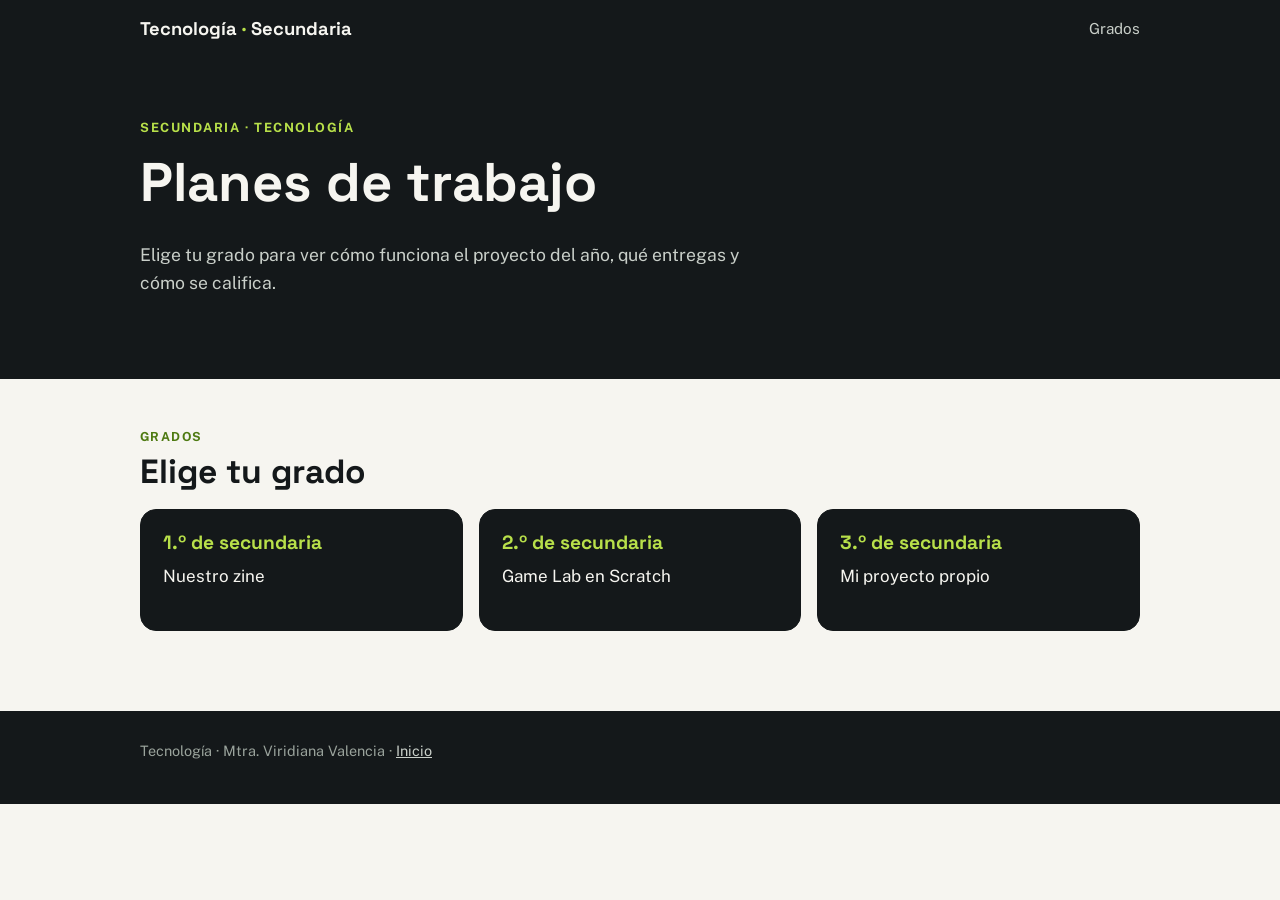
<file: secundaria/index.html>
<!doctype html>
<html lang="es">
<head>
<meta charset="utf-8">
<meta name="viewport" content="width=device-width, initial-scale=1">
<title>Tecnología · Secundaria</title>
<meta name="description" content="Planes de trabajo de Tecnología para secundaria.">
<link rel="preconnect" href="https://fonts.googleapis.com">
<link rel="preconnect" href="https://fonts.gstatic.com" crossorigin>
<link href="https://fonts.googleapis.com/css2?family=Public+Sans:wght@400;600;700&family=Space+Grotesk:wght@500;700&display=swap" rel="stylesheet">
<link rel="stylesheet" href="/assets/estilos.css">
</head>
<body>
<header class="barra">
  <div class="contenedor">
    <a class="marca" href="/">Tecnología <span>·</span> Secundaria</a>
    <nav class="menu" aria-label="Secciones">
      <a href="#grados">Grados</a>
    </nav>
  </div>
</header>
<main>
  <div class="portada">
    <div class="contenedor">
      <span class="etiqueta">Secundaria · Tecnología</span>
      <h1>Planes de trabajo</h1>
      <p>Elige tu grado para ver cómo funciona el proyecto del año, qué entregas y cómo se califica.</p>
    </div>
  </div>
  <section class="bloque" id="grados">
    <div class="contenedor">
      <span class="eyebrow">Grados</span>
      <h2>Elige tu grado</h2>
      <div class="rejilla">
        <a class="tarjeta oscura" href="/secundaria/primero/"><h3>1.º de secundaria</h3><p>Nuestro zine</p></a>
        <a class="tarjeta oscura" href="/secundaria/segundo/"><h3>2.º de secundaria</h3><p>Game Lab en Scratch</p></a>
        <a class="tarjeta oscura" href="/secundaria/tercero/"><h3>3.º de secundaria</h3><p>Mi proyecto propio</p></a>
      </div>
    </div>
  </section>
</main>
<footer class="pie">
  <div class="contenedor">
    <p>Tecnología · Mtra. Viridiana Valencia · <a href="/">Inicio</a></p>
  </div>
</footer>
</body>
</html>
</file>
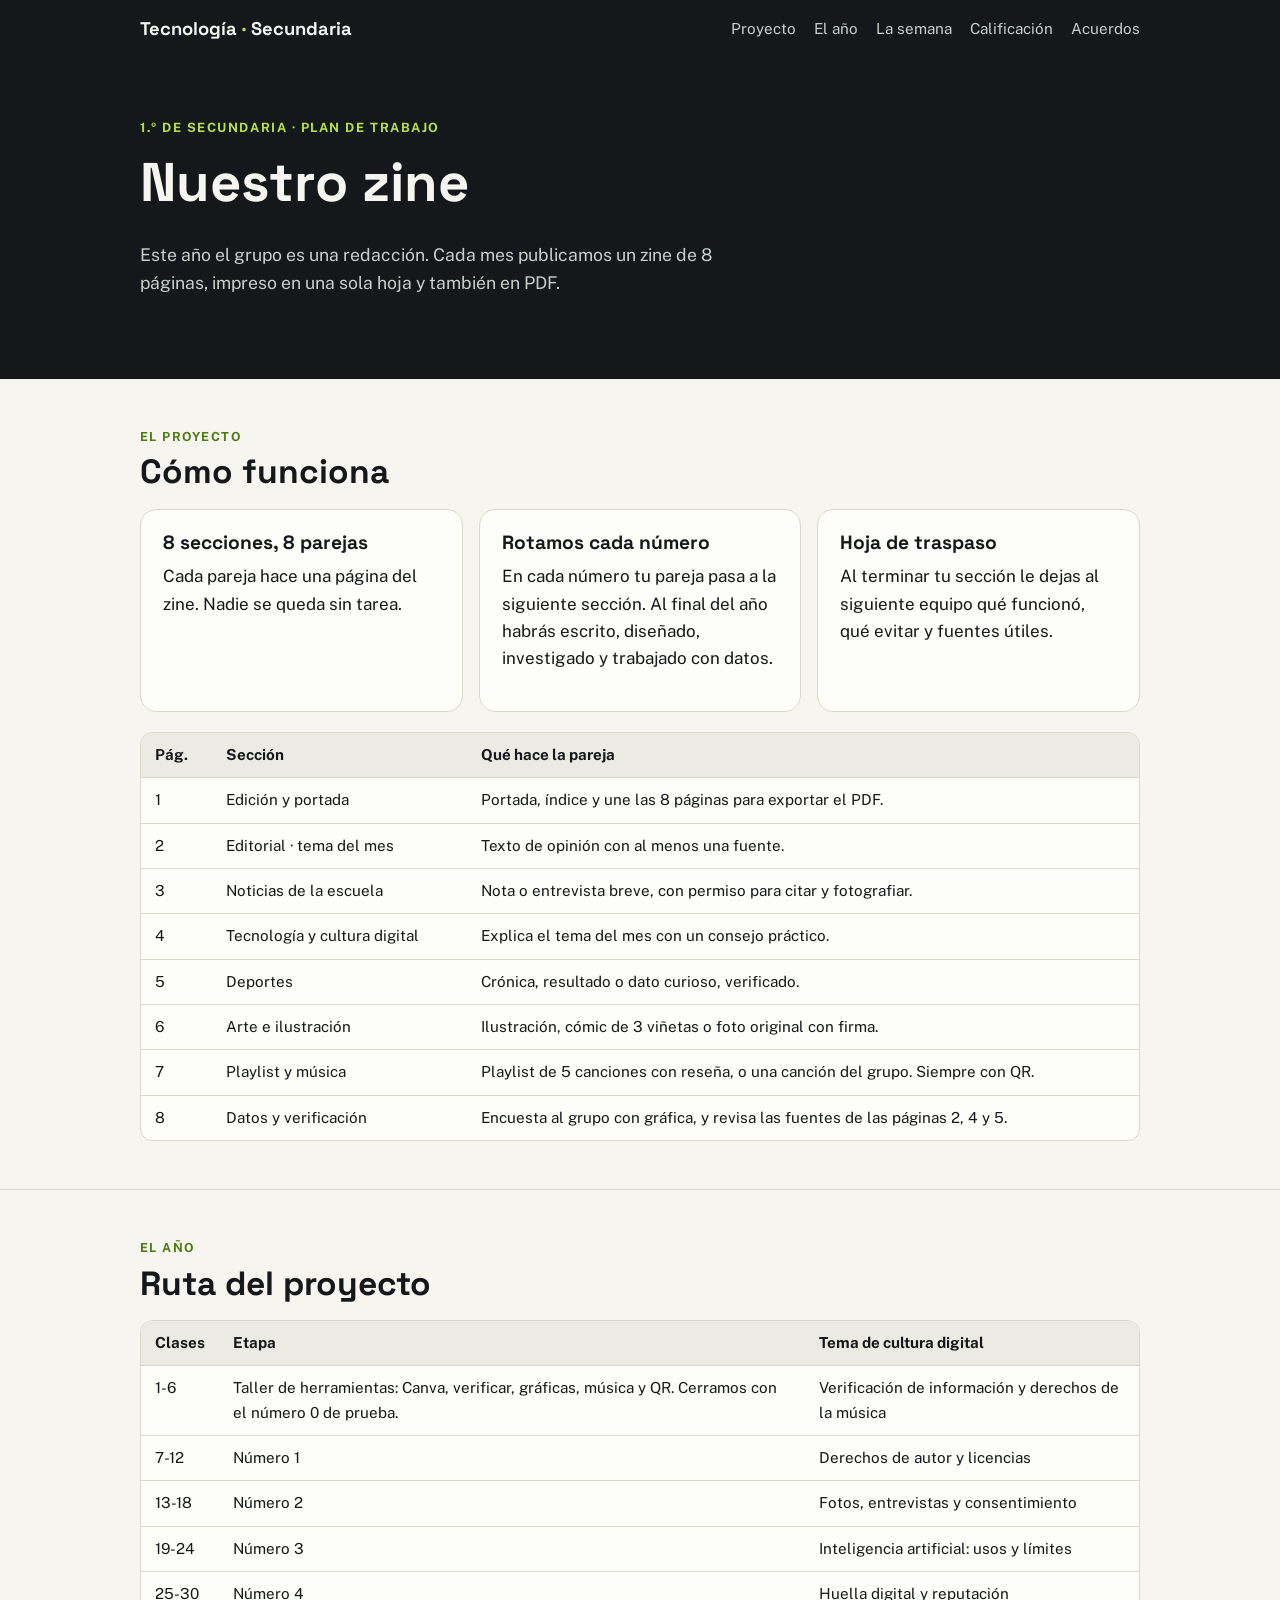
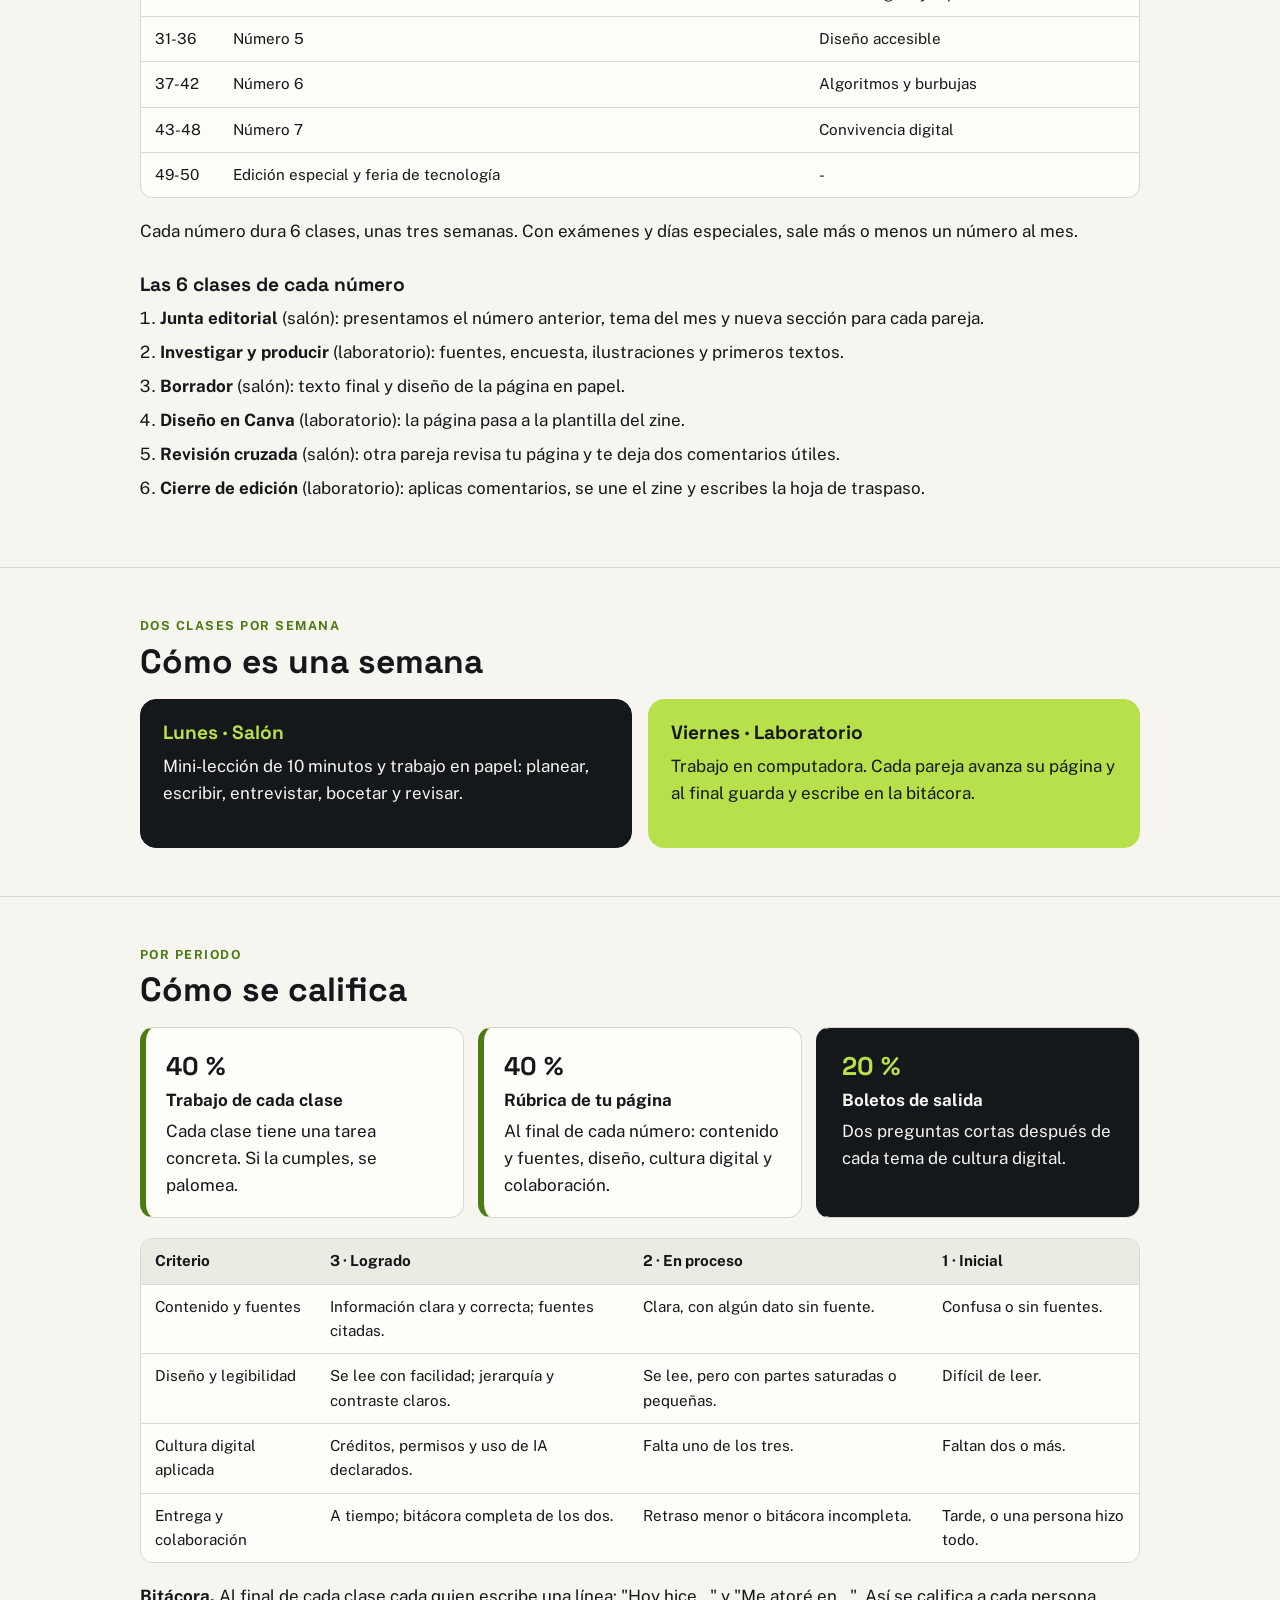
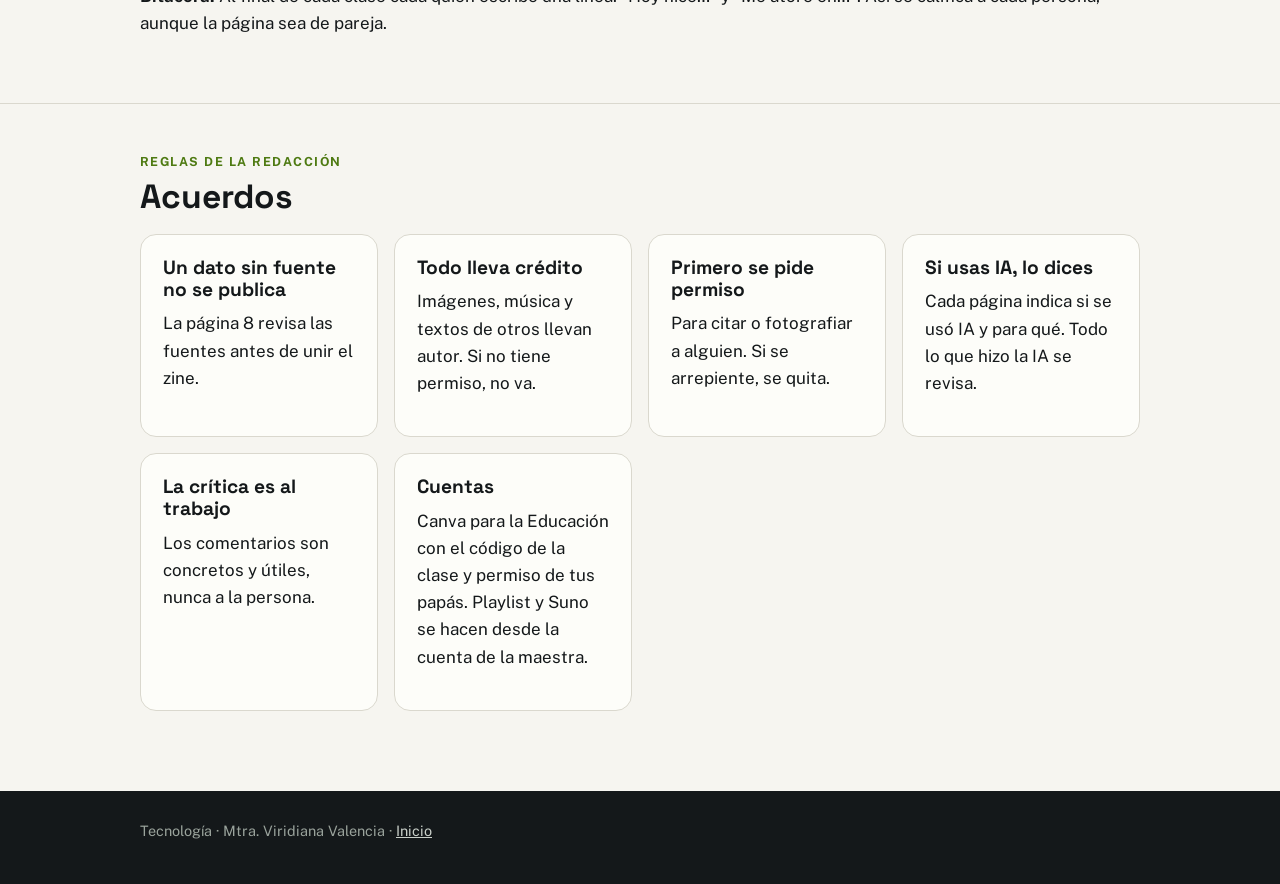
<file: secundaria/primero/index.html>
<!doctype html>
<html lang="es">
<head>
<meta charset="utf-8">
<meta name="viewport" content="width=device-width, initial-scale=1">
<title>Tecnología · 1.º de secundaria</title>
<meta name="description" content="Plan de trabajo del zine de 1.º de secundaria.">
<link rel="preconnect" href="https://fonts.googleapis.com">
<link rel="preconnect" href="https://fonts.gstatic.com" crossorigin>
<link href="https://fonts.googleapis.com/css2?family=Public+Sans:wght@400;600;700&family=Space+Grotesk:wght@500;700&display=swap" rel="stylesheet">
<link rel="stylesheet" href="/assets/estilos.css">
</head>
<body>
<header class="barra">
  <div class="contenedor">
    <a class="marca" href="/">Tecnología <span>·</span> Secundaria</a>
    <nav class="menu" aria-label="Secciones">
      <a href="#proyecto">Proyecto</a>
      <a href="#ano">El año</a>
      <a href="#semana">La semana</a>
      <a href="#calificacion">Calificación</a>
      <a href="#acuerdos">Acuerdos</a>
    </nav>
  </div>
</header>
<main>
  <div class="portada">
    <div class="contenedor">
      <span class="etiqueta">1.º de secundaria · Plan de trabajo</span>
      <h1>Nuestro zine</h1>
      <p>Este año el grupo es una redacción. Cada mes publicamos un zine de 8 páginas, impreso en una sola hoja y también en PDF.</p>
    </div>
  </div>
  <section class="bloque" id="proyecto">
    <div class="contenedor">
      <span class="eyebrow">El proyecto</span>
      <h2>Cómo funciona</h2>
      <div class="rejilla">
        <div class="tarjeta "><h3>8 secciones, 8 parejas</h3><p>Cada pareja hace una página del zine. Nadie se queda sin tarea.</p></div>
        <div class="tarjeta "><h3>Rotamos cada número</h3><p>En cada número tu pareja pasa a la siguiente sección. Al final del año habrás escrito, diseñado, investigado y trabajado con datos.</p></div>
        <div class="tarjeta "><h3>Hoja de traspaso</h3><p>Al terminar tu sección le dejas al siguiente equipo qué funcionó, qué evitar y fuentes útiles.</p></div>
      </div>
      <div class="tabla-scroll"><table><thead><tr><th>Pág.</th><th>Sección</th><th>Qué hace la pareja</th></tr></thead><tbody><tr><td>1</td><td>Edición y portada</td><td>Portada, índice y une las 8 páginas para exportar el PDF.</td></tr><tr><td>2</td><td>Editorial · tema del mes</td><td>Texto de opinión con al menos una fuente.</td></tr><tr><td>3</td><td>Noticias de la escuela</td><td>Nota o entrevista breve, con permiso para citar y fotografiar.</td></tr><tr><td>4</td><td>Tecnología y cultura digital</td><td>Explica el tema del mes con un consejo práctico.</td></tr><tr><td>5</td><td>Deportes</td><td>Crónica, resultado o dato curioso, verificado.</td></tr><tr><td>6</td><td>Arte e ilustración</td><td>Ilustración, cómic de 3 viñetas o foto original con firma.</td></tr><tr><td>7</td><td>Playlist y música</td><td>Playlist de 5 canciones con reseña, o una canción del grupo. Siempre con QR.</td></tr><tr><td>8</td><td>Datos y verificación</td><td>Encuesta al grupo con gráfica, y revisa las fuentes de las páginas 2, 4 y 5.</td></tr></tbody></table></div>
    </div>
  </section>
  <section class="bloque" id="ano">
    <div class="contenedor">
      <span class="eyebrow">El año</span>
      <h2>Ruta del proyecto</h2>
      <div class="tabla-scroll"><table><thead><tr><th>Clases</th><th>Etapa</th><th>Tema de cultura digital</th></tr></thead><tbody><tr><td>1-6</td><td>Taller de herramientas: Canva, verificar, gráficas, música y QR. Cerramos con el número 0 de prueba.</td><td>Verificación de información y derechos de la música</td></tr><tr><td>7-12</td><td>Número 1</td><td>Derechos de autor y licencias</td></tr><tr><td>13-18</td><td>Número 2</td><td>Fotos, entrevistas y consentimiento</td></tr><tr><td>19-24</td><td>Número 3</td><td>Inteligencia artificial: usos y límites</td></tr><tr><td>25-30</td><td>Número 4</td><td>Huella digital y reputación</td></tr><tr><td>31-36</td><td>Número 5</td><td>Diseño accesible</td></tr><tr><td>37-42</td><td>Número 6</td><td>Algoritmos y burbujas</td></tr><tr><td>43-48</td><td>Número 7</td><td>Convivencia digital</td></tr><tr><td>49-50</td><td>Edición especial y feria de tecnología</td><td>-</td></tr></tbody></table></div>
      <p>Cada número dura 6 clases, unas tres semanas. Con exámenes y días especiales, sale más o menos un número al mes.</p>
      <h3 style="margin-top:28px">Las 6 clases de cada número</h3>
      <ol class="lista"><li><strong>Junta editorial</strong> (salón): presentamos el número anterior, tema del mes y nueva sección para cada pareja.</li><li><strong>Investigar y producir</strong> (laboratorio): fuentes, encuesta, ilustraciones y primeros textos.</li><li><strong>Borrador</strong> (salón): texto final y diseño de la página en papel.</li><li><strong>Diseño en Canva</strong> (laboratorio): la página pasa a la plantilla del zine.</li><li><strong>Revisión cruzada</strong> (salón): otra pareja revisa tu página y te deja dos comentarios útiles.</li><li><strong>Cierre de edición</strong> (laboratorio): aplicas comentarios, se une el zine y escribes la hoja de traspaso.</li></ol>
    </div>
  </section>
  <section class="bloque" id="semana">
    <div class="contenedor">
      <span class="eyebrow">Dos clases por semana</span>
      <h2>Cómo es una semana</h2>
      <div class="rejilla">
        <div class="tarjeta oscura"><h3>Lunes · Salón</h3><p>Mini-lección de 10 minutos y trabajo en papel: planear, escribir, entrevistar, bocetar y revisar.</p></div>
        <div class="tarjeta acento"><h3>Viernes · Laboratorio</h3><p>Trabajo en computadora. Cada pareja avanza su página y al final guarda y escribe en la bitácora.</p></div>
      </div>
    </div>
  </section>
  <section class="bloque" id="calificacion">
    <div class="contenedor">
      <span class="eyebrow">Por periodo</span>
      <h2>Cómo se califica</h2>
      <div class="fechas">
        <div class="fecha"><span class="dia">40 %</span><span class="que">Trabajo de cada clase</span><span>Cada clase tiene una tarea concreta. Si la cumples, se palomea.</span></div>
        <div class="fecha"><span class="dia">40 %</span><span class="que">Rúbrica de tu página</span><span>Al final de cada número: contenido y fuentes, diseño, cultura digital y colaboración.</span></div>
        <div class="fecha examen"><span class="dia">20 %</span><span class="que">Boletos de salida</span><span>Dos preguntas cortas después de cada tema de cultura digital.</span></div>
      </div>
      <div class="tabla-scroll"><table><thead><tr><th>Criterio</th><th>3 · Logrado</th><th>2 · En proceso</th><th>1 · Inicial</th></tr></thead><tbody><tr><td>Contenido y fuentes</td><td>Información clara y correcta; fuentes citadas.</td><td>Clara, con algún dato sin fuente.</td><td>Confusa o sin fuentes.</td></tr><tr><td>Diseño y legibilidad</td><td>Se lee con facilidad; jerarquía y contraste claros.</td><td>Se lee, pero con partes saturadas o pequeñas.</td><td>Difícil de leer.</td></tr><tr><td>Cultura digital aplicada</td><td>Créditos, permisos y uso de IA declarados.</td><td>Falta uno de los tres.</td><td>Faltan dos o más.</td></tr><tr><td>Entrega y colaboración</td><td>A tiempo; bitácora completa de los dos.</td><td>Retraso menor o bitácora incompleta.</td><td>Tarde, o una persona hizo todo.</td></tr></tbody></table></div>
      <p><strong>Bitácora.</strong> Al final de cada clase cada quien escribe una línea: "Hoy hice…" y "Me atoré en…". Así se califica a cada persona, aunque la página sea de pareja.</p>
    </div>
  </section>
  <section class="bloque" id="acuerdos">
    <div class="contenedor">
      <span class="eyebrow">Reglas de la redacción</span>
      <h2>Acuerdos</h2>
      <div class="rejilla">
        <div class="tarjeta "><h3>Un dato sin fuente no se publica</h3><p>La página 8 revisa las fuentes antes de unir el zine.</p></div>
        <div class="tarjeta "><h3>Todo lleva crédito</h3><p>Imágenes, música y textos de otros llevan autor. Si no tiene permiso, no va.</p></div>
        <div class="tarjeta "><h3>Primero se pide permiso</h3><p>Para citar o fotografiar a alguien. Si se arrepiente, se quita.</p></div>
        <div class="tarjeta "><h3>Si usas IA, lo dices</h3><p>Cada página indica si se usó IA y para qué. Todo lo que hizo la IA se revisa.</p></div>
        <div class="tarjeta "><h3>La crítica es al trabajo</h3><p>Los comentarios son concretos y útiles, nunca a la persona.</p></div>
        <div class="tarjeta "><h3>Cuentas</h3><p>Canva para la Educación con el código de la clase y permiso de tus papás. Playlist y Suno se hacen desde la cuenta de la maestra.</p></div>
      </div>
    </div>
  </section>
</main>
<footer class="pie">
  <div class="contenedor">
    <p>Tecnología · Mtra. Viridiana Valencia · <a href="/">Inicio</a></p>
  </div>
</footer>
</body>
</html>
</file>
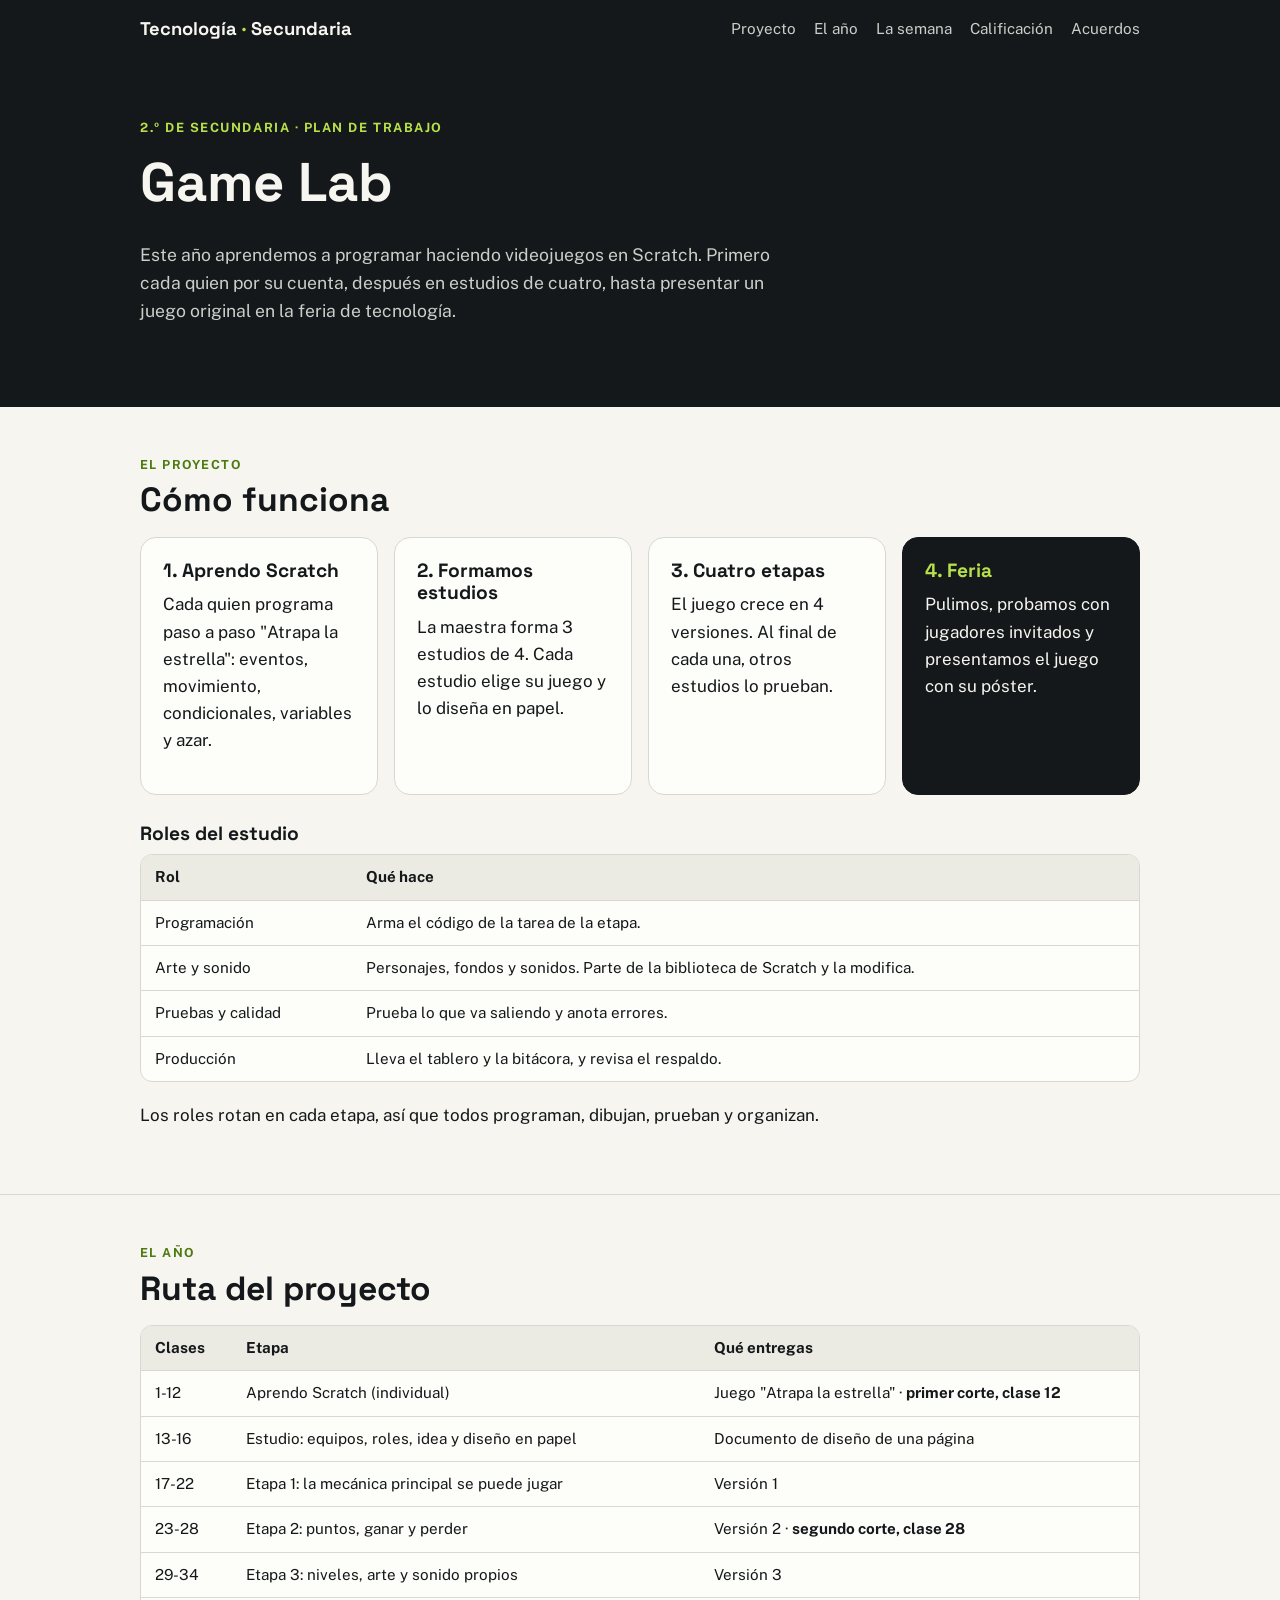
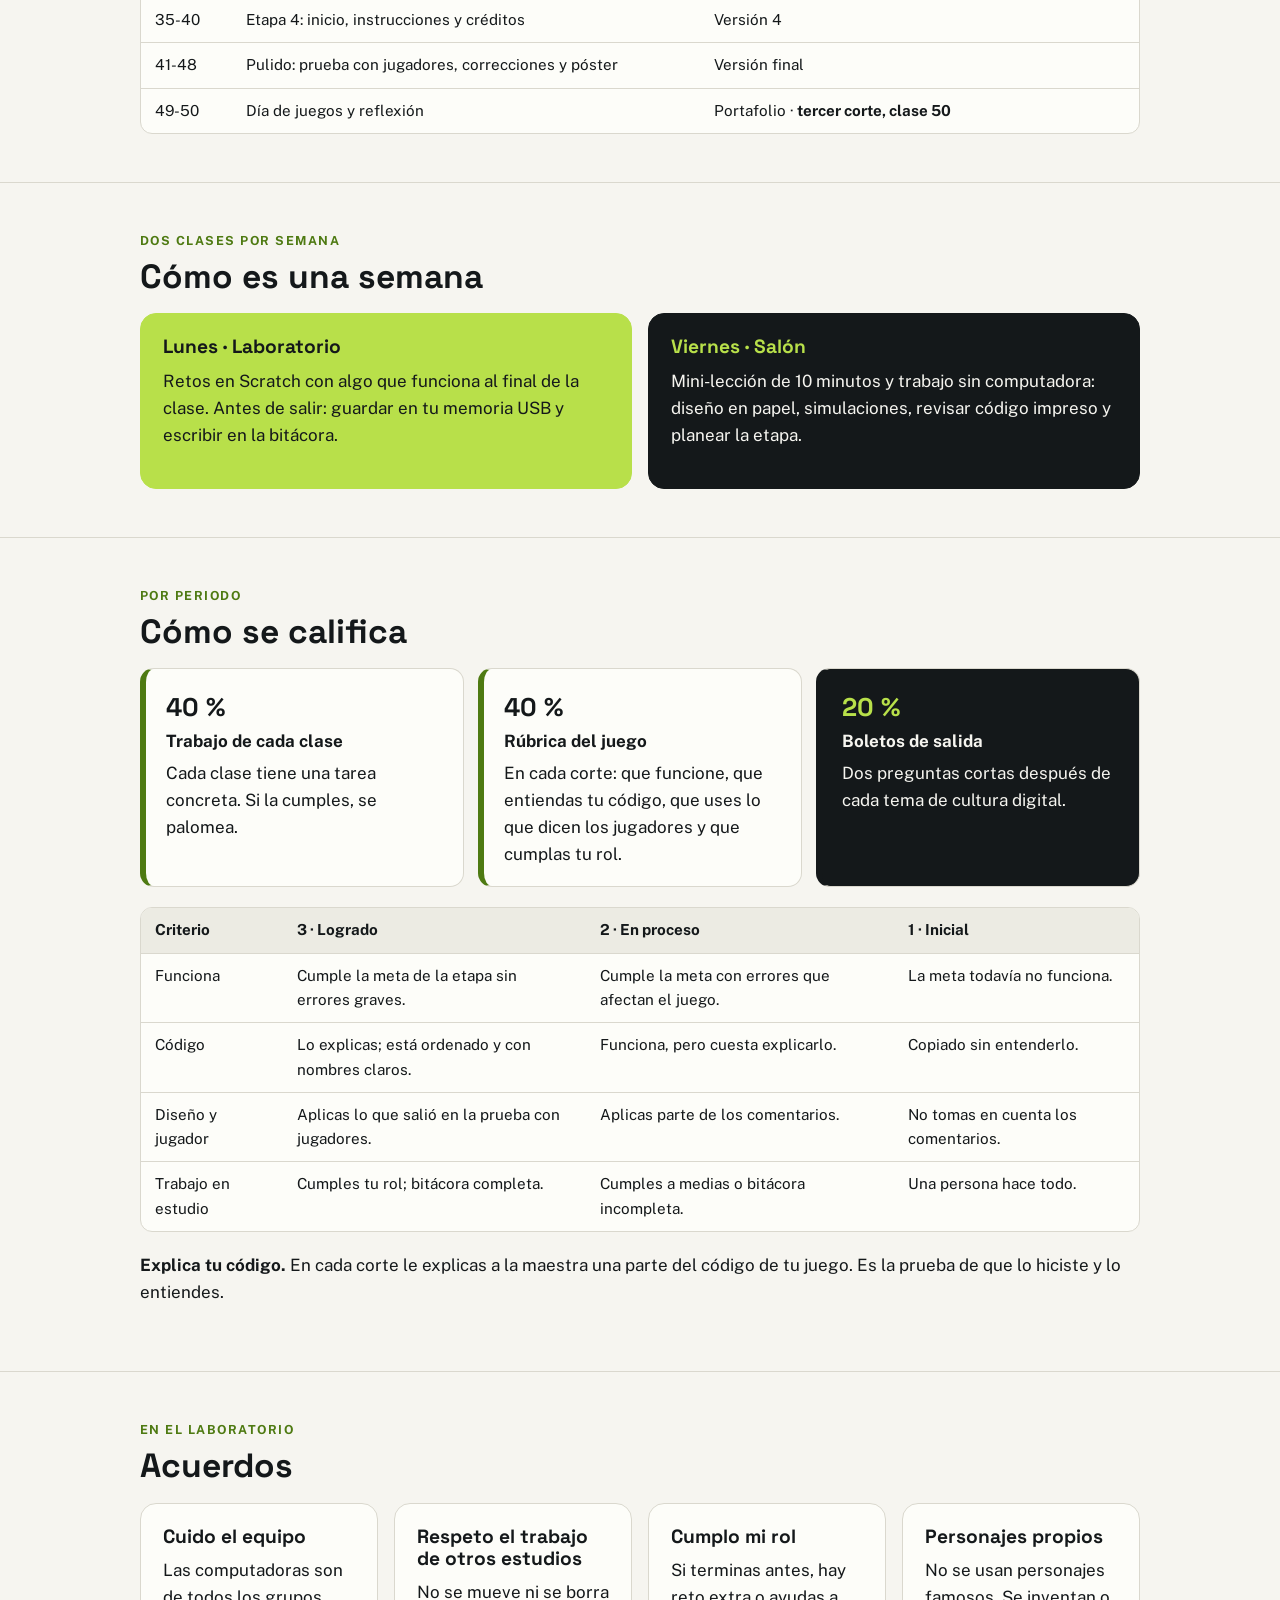
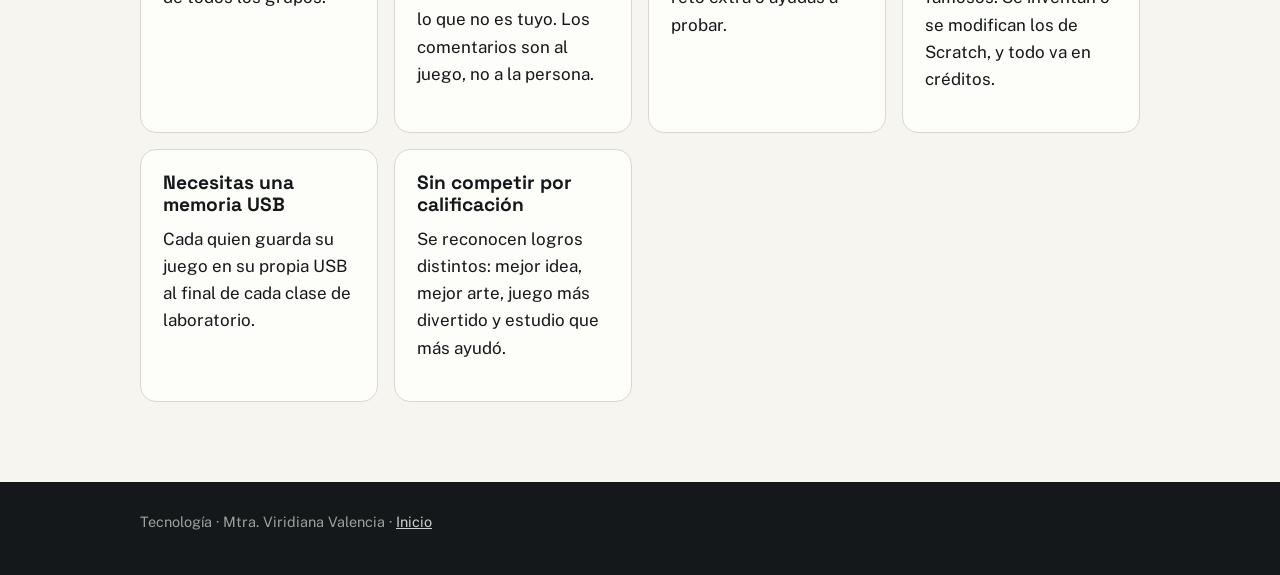
<file: secundaria/segundo/index.html>
<!doctype html>
<html lang="es">
<head>
<meta charset="utf-8">
<meta name="viewport" content="width=device-width, initial-scale=1">
<title>Tecnología · 2.º de secundaria</title>
<meta name="description" content="Plan de trabajo del Game Lab de 2.º de secundaria.">
<link rel="preconnect" href="https://fonts.googleapis.com">
<link rel="preconnect" href="https://fonts.gstatic.com" crossorigin>
<link href="https://fonts.googleapis.com/css2?family=Public+Sans:wght@400;600;700&family=Space+Grotesk:wght@500;700&display=swap" rel="stylesheet">
<link rel="stylesheet" href="/assets/estilos.css">
</head>
<body>
<header class="barra">
  <div class="contenedor">
    <a class="marca" href="/">Tecnología <span>·</span> Secundaria</a>
    <nav class="menu" aria-label="Secciones">
      <a href="#proyecto">Proyecto</a>
      <a href="#ano">El año</a>
      <a href="#semana">La semana</a>
      <a href="#calificacion">Calificación</a>
      <a href="#acuerdos">Acuerdos</a>
    </nav>
  </div>
</header>
<main>
  <div class="portada">
    <div class="contenedor">
      <span class="etiqueta">2.º de secundaria · Plan de trabajo</span>
      <h1>Game Lab</h1>
      <p>Este año aprendemos a programar haciendo videojuegos en Scratch. Primero cada quien por su cuenta, después en estudios de cuatro, hasta presentar un juego original en la feria de tecnología.</p>
    </div>
  </div>
  <section class="bloque" id="proyecto">
    <div class="contenedor">
      <span class="eyebrow">El proyecto</span>
      <h2>Cómo funciona</h2>
      <div class="rejilla">
        <div class="tarjeta "><h3>1. Aprendo Scratch</h3><p>Cada quien programa paso a paso "Atrapa la estrella": eventos, movimiento, condicionales, variables y azar.</p></div>
        <div class="tarjeta "><h3>2. Formamos estudios</h3><p>La maestra forma 3 estudios de 4. Cada estudio elige su juego y lo diseña en papel.</p></div>
        <div class="tarjeta "><h3>3. Cuatro etapas</h3><p>El juego crece en 4 versiones. Al final de cada una, otros estudios lo prueban.</p></div>
        <div class="tarjeta oscura"><h3>4. Feria</h3><p>Pulimos, probamos con jugadores invitados y presentamos el juego con su póster.</p></div>
      </div>
      <h3 style="margin-top:28px">Roles del estudio</h3>
      <div class="tabla-scroll"><table><thead><tr><th>Rol</th><th>Qué hace</th></tr></thead><tbody><tr><td>Programación</td><td>Arma el código de la tarea de la etapa.</td></tr><tr><td>Arte y sonido</td><td>Personajes, fondos y sonidos. Parte de la biblioteca de Scratch y la modifica.</td></tr><tr><td>Pruebas y calidad</td><td>Prueba lo que va saliendo y anota errores.</td></tr><tr><td>Producción</td><td>Lleva el tablero y la bitácora, y revisa el respaldo.</td></tr></tbody></table></div>
      <p>Los roles rotan en cada etapa, así que todos programan, dibujan, prueban y organizan.</p>
    </div>
  </section>
  <section class="bloque" id="ano">
    <div class="contenedor">
      <span class="eyebrow">El año</span>
      <h2>Ruta del proyecto</h2>
      <div class="tabla-scroll"><table><thead><tr><th>Clases</th><th>Etapa</th><th>Qué entregas</th></tr></thead><tbody><tr><td>1-12</td><td>Aprendo Scratch (individual)</td><td>Juego "Atrapa la estrella" · <strong>primer corte, clase 12</strong></td></tr><tr><td>13-16</td><td>Estudio: equipos, roles, idea y diseño en papel</td><td>Documento de diseño de una página</td></tr><tr><td>17-22</td><td>Etapa 1: la mecánica principal se puede jugar</td><td>Versión 1</td></tr><tr><td>23-28</td><td>Etapa 2: puntos, ganar y perder</td><td>Versión 2 · <strong>segundo corte, clase 28</strong></td></tr><tr><td>29-34</td><td>Etapa 3: niveles, arte y sonido propios</td><td>Versión 3</td></tr><tr><td>35-40</td><td>Etapa 4: inicio, instrucciones y créditos</td><td>Versión 4</td></tr><tr><td>41-48</td><td>Pulido: prueba con jugadores, correcciones y póster</td><td>Versión final</td></tr><tr><td>49-50</td><td>Día de juegos y reflexión</td><td>Portafolio · <strong>tercer corte, clase 50</strong></td></tr></tbody></table></div>
    </div>
  </section>
  <section class="bloque" id="semana">
    <div class="contenedor">
      <span class="eyebrow">Dos clases por semana</span>
      <h2>Cómo es una semana</h2>
      <div class="rejilla">
        <div class="tarjeta acento"><h3>Lunes · Laboratorio</h3><p>Retos en Scratch con algo que funciona al final de la clase. Antes de salir: guardar en tu memoria USB y escribir en la bitácora.</p></div>
        <div class="tarjeta oscura"><h3>Viernes · Salón</h3><p>Mini-lección de 10 minutos y trabajo sin computadora: diseño en papel, simulaciones, revisar código impreso y planear la etapa.</p></div>
      </div>
    </div>
  </section>
  <section class="bloque" id="calificacion">
    <div class="contenedor">
      <span class="eyebrow">Por periodo</span>
      <h2>Cómo se califica</h2>
      <div class="fechas">
        <div class="fecha"><span class="dia">40 %</span><span class="que">Trabajo de cada clase</span><span>Cada clase tiene una tarea concreta. Si la cumples, se palomea.</span></div>
        <div class="fecha"><span class="dia">40 %</span><span class="que">Rúbrica del juego</span><span>En cada corte: que funcione, que entiendas tu código, que uses lo que dicen los jugadores y que cumplas tu rol.</span></div>
        <div class="fecha examen"><span class="dia">20 %</span><span class="que">Boletos de salida</span><span>Dos preguntas cortas después de cada tema de cultura digital.</span></div>
      </div>
      <div class="tabla-scroll"><table><thead><tr><th>Criterio</th><th>3 · Logrado</th><th>2 · En proceso</th><th>1 · Inicial</th></tr></thead><tbody><tr><td>Funciona</td><td>Cumple la meta de la etapa sin errores graves.</td><td>Cumple la meta con errores que afectan el juego.</td><td>La meta todavía no funciona.</td></tr><tr><td>Código</td><td>Lo explicas; está ordenado y con nombres claros.</td><td>Funciona, pero cuesta explicarlo.</td><td>Copiado sin entenderlo.</td></tr><tr><td>Diseño y jugador</td><td>Aplicas lo que salió en la prueba con jugadores.</td><td>Aplicas parte de los comentarios.</td><td>No tomas en cuenta los comentarios.</td></tr><tr><td>Trabajo en estudio</td><td>Cumples tu rol; bitácora completa.</td><td>Cumples a medias o bitácora incompleta.</td><td>Una persona hace todo.</td></tr></tbody></table></div>
      <p><strong>Explica tu código.</strong> En cada corte le explicas a la maestra una parte del código de tu juego. Es la prueba de que lo hiciste y lo entiendes.</p>
    </div>
  </section>
  <section class="bloque" id="acuerdos">
    <div class="contenedor">
      <span class="eyebrow">En el laboratorio</span>
      <h2>Acuerdos</h2>
      <div class="rejilla">
        <div class="tarjeta "><h3>Cuido el equipo</h3><p>Las computadoras son de todos los grupos.</p></div>
        <div class="tarjeta "><h3>Respeto el trabajo de otros estudios</h3><p>No se mueve ni se borra lo que no es tuyo. Los comentarios son al juego, no a la persona.</p></div>
        <div class="tarjeta "><h3>Cumplo mi rol</h3><p>Si terminas antes, hay reto extra o ayudas a probar.</p></div>
        <div class="tarjeta "><h3>Personajes propios</h3><p>No se usan personajes famosos. Se inventan o se modifican los de Scratch, y todo va en créditos.</p></div>
        <div class="tarjeta "><h3>Necesitas una memoria USB</h3><p>Cada quien guarda su juego en su propia USB al final de cada clase de laboratorio.</p></div>
        <div class="tarjeta "><h3>Sin competir por calificación</h3><p>Se reconocen logros distintos: mejor idea, mejor arte, juego más divertido y estudio que más ayudó.</p></div>
      </div>
    </div>
  </section>
</main>
<footer class="pie">
  <div class="contenedor">
    <p>Tecnología · Mtra. Viridiana Valencia · <a href="/">Inicio</a></p>
  </div>
</footer>
</body>
</html>
</file>
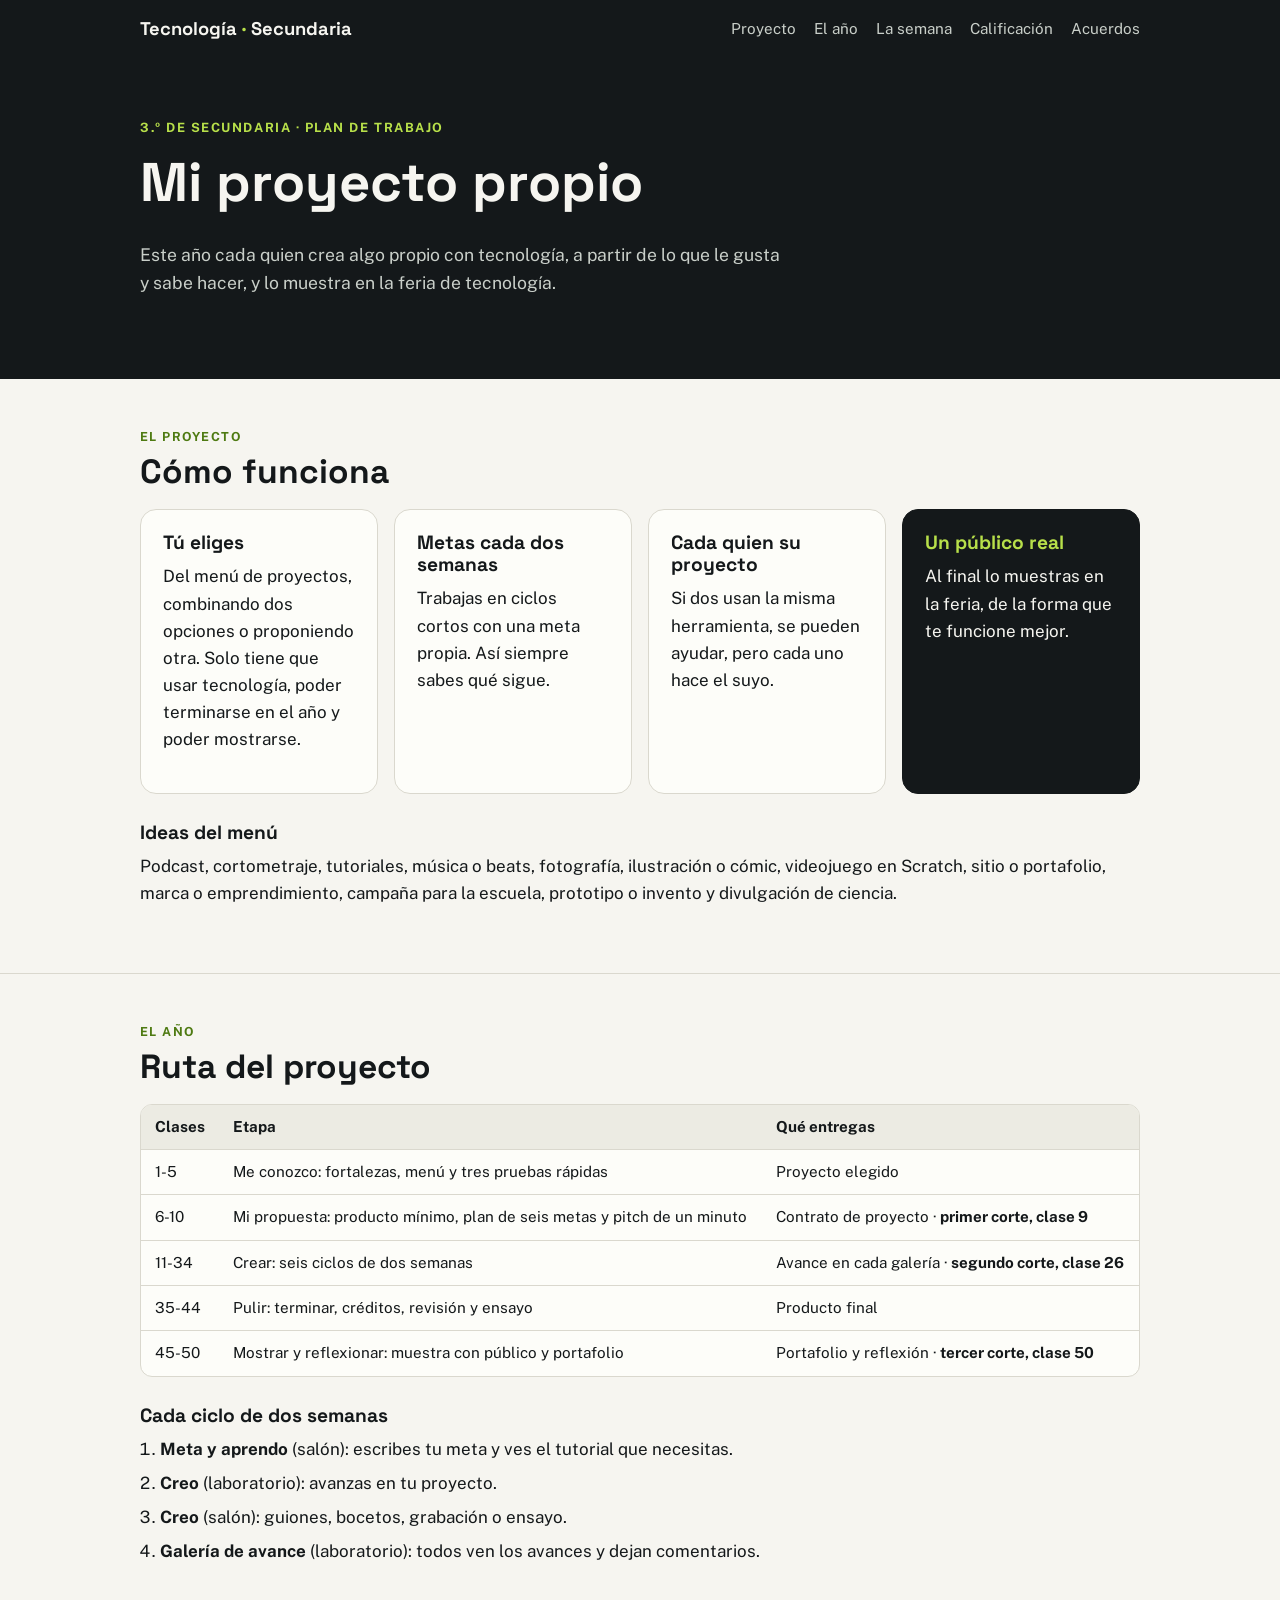
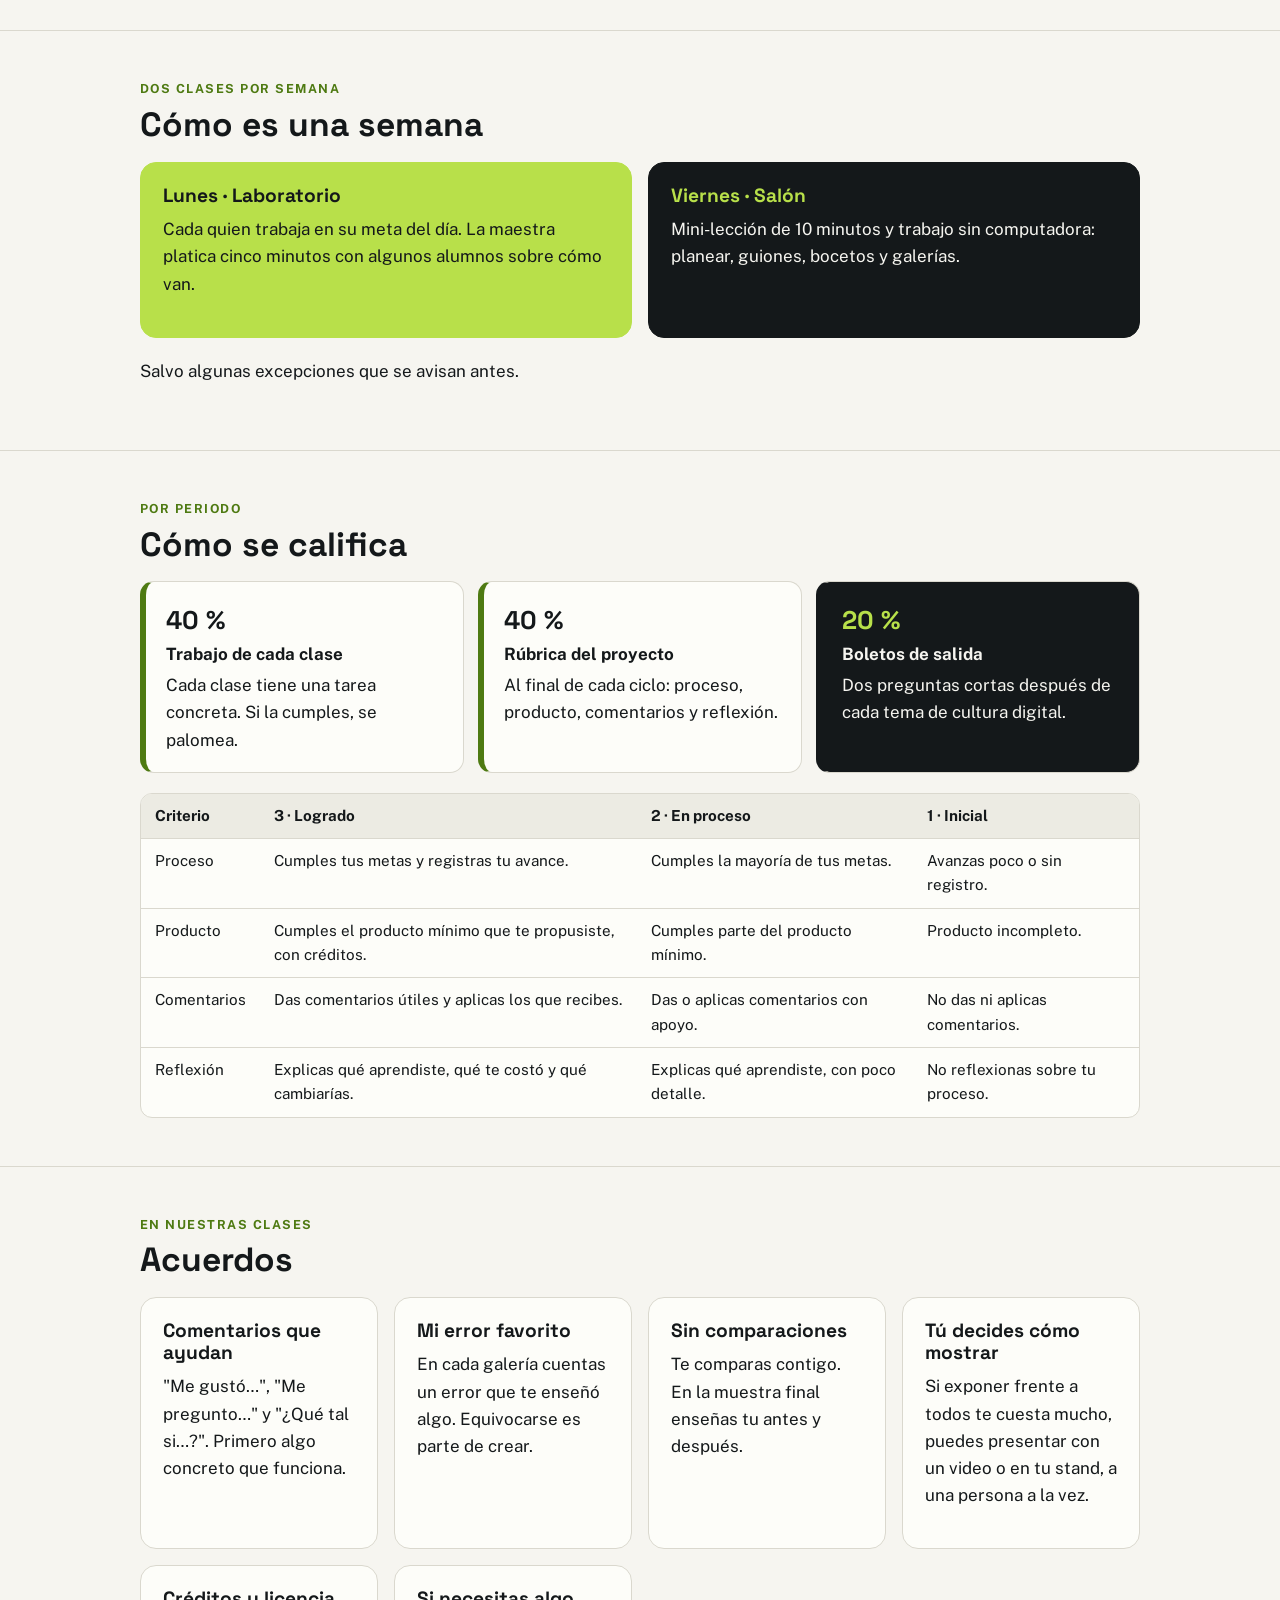
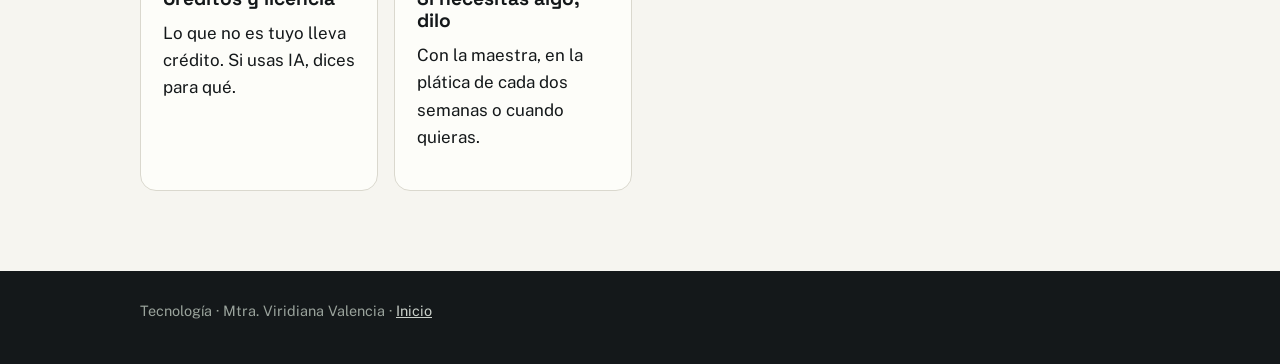
<file: secundaria/tercero/index.html>
<!doctype html>
<html lang="es">
<head>
<meta charset="utf-8">
<meta name="viewport" content="width=device-width, initial-scale=1">
<title>Tecnología · 3.º de secundaria</title>
<meta name="description" content="Plan de trabajo de Mi proyecto propio, 3.º de secundaria.">
<link rel="preconnect" href="https://fonts.googleapis.com">
<link rel="preconnect" href="https://fonts.gstatic.com" crossorigin>
<link href="https://fonts.googleapis.com/css2?family=Public+Sans:wght@400;600;700&family=Space+Grotesk:wght@500;700&display=swap" rel="stylesheet">
<link rel="stylesheet" href="/assets/estilos.css">
</head>
<body>
<header class="barra">
  <div class="contenedor">
    <a class="marca" href="/">Tecnología <span>·</span> Secundaria</a>
    <nav class="menu" aria-label="Secciones">
      <a href="#proyecto">Proyecto</a>
      <a href="#ano">El año</a>
      <a href="#semana">La semana</a>
      <a href="#calificacion">Calificación</a>
      <a href="#acuerdos">Acuerdos</a>
    </nav>
  </div>
</header>
<main>
  <div class="portada">
    <div class="contenedor">
      <span class="etiqueta">3.º de secundaria · Plan de trabajo</span>
      <h1>Mi proyecto propio</h1>
      <p>Este año cada quien crea algo propio con tecnología, a partir de lo que le gusta y sabe hacer, y lo muestra en la feria de tecnología.</p>
    </div>
  </div>
  <section class="bloque" id="proyecto">
    <div class="contenedor">
      <span class="eyebrow">El proyecto</span>
      <h2>Cómo funciona</h2>
      <div class="rejilla">
        <div class="tarjeta "><h3>Tú eliges</h3><p>Del menú de proyectos, combinando dos opciones o proponiendo otra. Solo tiene que usar tecnología, poder terminarse en el año y poder mostrarse.</p></div>
        <div class="tarjeta "><h3>Metas cada dos semanas</h3><p>Trabajas en ciclos cortos con una meta propia. Así siempre sabes qué sigue.</p></div>
        <div class="tarjeta "><h3>Cada quien su proyecto</h3><p>Si dos usan la misma herramienta, se pueden ayudar, pero cada uno hace el suyo.</p></div>
        <div class="tarjeta oscura"><h3>Un público real</h3><p>Al final lo muestras en la feria, de la forma que te funcione mejor.</p></div>
      </div>
      <h3 style="margin-top:28px">Ideas del menú</h3>
      <p>Podcast, cortometraje, tutoriales, música o beats, fotografía, ilustración o cómic, videojuego en Scratch, sitio o portafolio, marca o emprendimiento, campaña para la escuela, prototipo o invento y divulgación de ciencia.</p>
    </div>
  </section>
  <section class="bloque" id="ano">
    <div class="contenedor">
      <span class="eyebrow">El año</span>
      <h2>Ruta del proyecto</h2>
      <div class="tabla-scroll"><table><thead><tr><th>Clases</th><th>Etapa</th><th>Qué entregas</th></tr></thead><tbody><tr><td>1-5</td><td>Me conozco: fortalezas, menú y tres pruebas rápidas</td><td>Proyecto elegido</td></tr><tr><td>6-10</td><td>Mi propuesta: producto mínimo, plan de seis metas y pitch de un minuto</td><td>Contrato de proyecto · <strong>primer corte, clase 9</strong></td></tr><tr><td>11-34</td><td>Crear: seis ciclos de dos semanas</td><td>Avance en cada galería · <strong>segundo corte, clase 26</strong></td></tr><tr><td>35-44</td><td>Pulir: terminar, créditos, revisión y ensayo</td><td>Producto final</td></tr><tr><td>45-50</td><td>Mostrar y reflexionar: muestra con público y portafolio</td><td>Portafolio y reflexión · <strong>tercer corte, clase 50</strong></td></tr></tbody></table></div>
      <h3 style="margin-top:28px">Cada ciclo de dos semanas</h3>
      <ol class="lista"><li><strong>Meta y aprendo</strong> (salón): escribes tu meta y ves el tutorial que necesitas.</li><li><strong>Creo</strong> (laboratorio): avanzas en tu proyecto.</li><li><strong>Creo</strong> (salón): guiones, bocetos, grabación o ensayo.</li><li><strong>Galería de avance</strong> (laboratorio): todos ven los avances y dejan comentarios.</li></ol>
    </div>
  </section>
  <section class="bloque" id="semana">
    <div class="contenedor">
      <span class="eyebrow">Dos clases por semana</span>
      <h2>Cómo es una semana</h2>
      <div class="rejilla">
        <div class="tarjeta acento"><h3>Lunes · Laboratorio</h3><p>Cada quien trabaja en su meta del día. La maestra platica cinco minutos con algunos alumnos sobre cómo van.</p></div>
        <div class="tarjeta oscura"><h3>Viernes · Salón</h3><p>Mini-lección de 10 minutos y trabajo sin computadora: planear, guiones, bocetos y galerías.</p></div>
      </div>
      <p>Salvo algunas excepciones que se avisan antes.</p>
    </div>
  </section>
  <section class="bloque" id="calificacion">
    <div class="contenedor">
      <span class="eyebrow">Por periodo</span>
      <h2>Cómo se califica</h2>
      <div class="fechas">
        <div class="fecha"><span class="dia">40 %</span><span class="que">Trabajo de cada clase</span><span>Cada clase tiene una tarea concreta. Si la cumples, se palomea.</span></div>
        <div class="fecha"><span class="dia">40 %</span><span class="que">Rúbrica del proyecto</span><span>Al final de cada ciclo: proceso, producto, comentarios y reflexión.</span></div>
        <div class="fecha examen"><span class="dia">20 %</span><span class="que">Boletos de salida</span><span>Dos preguntas cortas después de cada tema de cultura digital.</span></div>
      </div>
      <div class="tabla-scroll"><table><thead><tr><th>Criterio</th><th>3 · Logrado</th><th>2 · En proceso</th><th>1 · Inicial</th></tr></thead><tbody><tr><td>Proceso</td><td>Cumples tus metas y registras tu avance.</td><td>Cumples la mayoría de tus metas.</td><td>Avanzas poco o sin registro.</td></tr><tr><td>Producto</td><td>Cumples el producto mínimo que te propusiste, con créditos.</td><td>Cumples parte del producto mínimo.</td><td>Producto incompleto.</td></tr><tr><td>Comentarios</td><td>Das comentarios útiles y aplicas los que recibes.</td><td>Das o aplicas comentarios con apoyo.</td><td>No das ni aplicas comentarios.</td></tr><tr><td>Reflexión</td><td>Explicas qué aprendiste, qué te costó y qué cambiarías.</td><td>Explicas qué aprendiste, con poco detalle.</td><td>No reflexionas sobre tu proceso.</td></tr></tbody></table></div>
    </div>
  </section>
  <section class="bloque" id="acuerdos">
    <div class="contenedor">
      <span class="eyebrow">En nuestras clases</span>
      <h2>Acuerdos</h2>
      <div class="rejilla">
        <div class="tarjeta "><h3>Comentarios que ayudan</h3><p>"Me gustó…", "Me pregunto…" y "¿Qué tal si…?". Primero algo concreto que funciona.</p></div>
        <div class="tarjeta "><h3>Mi error favorito</h3><p>En cada galería cuentas un error que te enseñó algo. Equivocarse es parte de crear.</p></div>
        <div class="tarjeta "><h3>Sin comparaciones</h3><p>Te comparas contigo. En la muestra final enseñas tu antes y después.</p></div>
        <div class="tarjeta "><h3>Tú decides cómo mostrar</h3><p>Si exponer frente a todos te cuesta mucho, puedes presentar con un video o en tu stand, a una persona a la vez.</p></div>
        <div class="tarjeta "><h3>Créditos y licencia</h3><p>Lo que no es tuyo lleva crédito. Si usas IA, dices para qué.</p></div>
        <div class="tarjeta "><h3>Si necesitas algo, dilo</h3><p>Con la maestra, en la plática de cada dos semanas o cuando quieras.</p></div>
      </div>
    </div>
  </section>
</main>
<footer class="pie">
  <div class="contenedor">
    <p>Tecnología · Mtra. Viridiana Valencia · <a href="/">Inicio</a></p>
  </div>
</footer>
</body>
</html>
</file>
<file: assets/estilos.css>
:root {
  --fondo: #f6f5f0;
  --tarjeta: #fdfdf9;
  --texto: #14181a;
  --suave: #4a5248;
  --borde: #dad8ce;
  --acento: #b8e04a;
  --acento-oscuro: #4e7a12;
  --oscuro: #14181a;
  --oscuro-2: #22292b;
}
* { box-sizing: border-box; }
html { scroll-behavior: smooth; }
body {
  margin: 0;
  background: var(--fondo);
  color: var(--texto);
  font-family: "Public Sans", Arial, sans-serif;
  font-size: 17px;
  line-height: 1.6;
}
h1, h2, h3 { font-family: "Space Grotesk", Arial, sans-serif; line-height: 1.15; margin: 0 0 .5em; }
h1 { font-size: clamp(2rem, 6vw, 3.4rem); }
h2 { font-size: clamp(1.5rem, 4vw, 2.1rem); margin-top: .2em; }
h3 { font-size: 1.2rem; }
p { margin: 0 0 1em; }
a { color: var(--acento-oscuro); }
.contenedor { max-width: 1040px; margin: 0 auto; padding: 0 20px; }

/* Encabezado */
.barra { background: var(--oscuro); color: #f6f5f0; }
.barra .contenedor { display: flex; align-items: center; justify-content: space-between; gap: 16px; padding-top: 14px; padding-bottom: 14px; flex-wrap: wrap; }
.marca { color: #f6f5f0; text-decoration: none; font-family: "Space Grotesk", Arial, sans-serif; font-weight: 700; font-size: 1.15rem; }
.marca span { color: var(--acento); }
.menu { display: flex; gap: 18px; flex-wrap: wrap; }
.menu a { color: #c9cfc9; text-decoration: none; font-size: .95rem; }
.menu a:hover, .menu a:focus { color: var(--acento); }

/* Portada */
.portada { background: var(--oscuro); color: #f6f5f0; padding: 56px 0 64px; }
.etiqueta { display: inline-block; color: var(--acento); font-weight: 700; letter-spacing: .12em; text-transform: uppercase; font-size: .8rem; margin-bottom: 12px; }
.portada p { color: #c9cfc9; font-size: 1.1rem; max-width: 640px; }

section.bloque { padding: 48px 0; }
section.bloque + section.bloque { border-top: 1px solid var(--borde); }
.eyebrow { color: var(--acento-oscuro); font-weight: 700; letter-spacing: .12em; text-transform: uppercase; font-size: .78rem; margin-bottom: 6px; display: block; }

/* Tarjetas */
.rejilla { display: grid; gap: 16px; grid-template-columns: repeat(auto-fit, minmax(230px, 1fr)); }
.tarjeta { background: var(--tarjeta); border: 1px solid var(--borde); border-radius: 16px; padding: 22px; }
.tarjeta.oscura { background: var(--oscuro); color: #f6f5f0; border-color: var(--oscuro); }
.tarjeta.oscura h3 { color: var(--acento); }
.tarjeta.acento { background: var(--acento); border-color: var(--acento); }
.tarjeta.inactiva { opacity: .6; }
a.tarjeta { text-decoration: none; color: inherit; display: block; transition: transform .15s; }
a.tarjeta:hover, a.tarjeta:focus { transform: translateY(-2px); border-color: var(--acento-oscuro); }

/* Fechas */
.fechas { display: grid; gap: 14px; grid-template-columns: repeat(auto-fit, minmax(220px, 1fr)); }
.fecha { background: var(--tarjeta); border: 1px solid var(--borde); border-left: 6px solid var(--acento-oscuro); border-radius: 14px; padding: 18px 20px; }
.fecha .dia { font-family: "Space Grotesk", Arial, sans-serif; font-size: 1.6rem; font-weight: 700; display: block; }
.fecha .que { font-weight: 700; display: block; margin-bottom: 4px; }
.fecha.examen { border-left-color: var(--oscuro); background: var(--oscuro); color: #f6f5f0; }
.fecha.examen .dia { color: var(--acento); }

/* Listas y tablas */
ul.lista, ol.lista { padding-left: 1.2em; margin: 0 0 1em; }
ul.lista li, ol.lista li { margin-bottom: .4em; }
.tabla-scroll { overflow-x: auto; border: 1px solid var(--borde); border-radius: 12px; background: var(--tarjeta); }
table { border-collapse: collapse; width: 100%; min-width: 560px; font-size: .95rem; }
th, td { text-align: left; padding: 10px 14px; border-bottom: 1px solid var(--borde); vertical-align: top; }
th { background: #ecebe3; font-weight: 700; }
tr:last-child td { border-bottom: none; }

/* SIFT */
.sift { display: grid; gap: 14px; grid-template-columns: repeat(auto-fit, minmax(200px, 1fr)); }
.sift .tarjeta { background: var(--oscuro-2); color: #f6f5f0; border: none; }
.sift .letra { font-family: "Space Grotesk", Arial, sans-serif; font-size: 2.6rem; font-weight: 700; color: var(--acento); line-height: 1; }
.sift .ingles { font-style: italic; color: #9aa39c; font-size: .85rem; display: block; margin: 4px 0 8px; }

/* Cita */
.cita { background: var(--tarjeta); border: 1px solid var(--borde); border-left: 6px solid var(--acento-oscuro); border-radius: 12px; padding: 16px 20px; font-size: 1.02rem; overflow-wrap: anywhere; }

/* Aviso */
.aviso { background: var(--oscuro); color: #f6f5f0; border-radius: 16px; padding: 24px; }
.aviso strong { color: var(--acento); }

/* Guía de estudio */
details { background: var(--tarjeta); border: 1px solid var(--borde); border-radius: 12px; padding: 14px 18px; margin-bottom: 10px; }
summary { cursor: pointer; font-weight: 700; }
details[open] summary { margin-bottom: 8px; }
details p { color: var(--suave); margin: 0; }

/* Botones */
.boton { display: inline-block; background: var(--acento); color: var(--texto); font-weight: 700; text-decoration: none; padding: 12px 20px; border-radius: 999px; border: 2px solid var(--acento); }
.boton.secundario { background: transparent; color: inherit; border-color: currentColor; }
.boton:hover, .boton:focus { filter: brightness(.95); }
.botones { display: flex; gap: 12px; flex-wrap: wrap; margin-top: 8px; }

.pie { background: var(--oscuro); color: #9aa39c; padding: 28px 0; font-size: .9rem; margin-top: 32px; }
.pie a { color: #c9cfc9; }

:focus-visible { outline: 3px solid var(--acento-oscuro); outline-offset: 2px; }
@media (max-width: 600px) {
  body { font-size: 16px; }
  section.bloque { padding: 36px 0; }
}
.rejilla + .tabla-scroll, .fechas + .tabla-scroll, .tabla-scroll + p, .rejilla + p, .rejilla + .rejilla { margin-top: 20px; }
</file>
